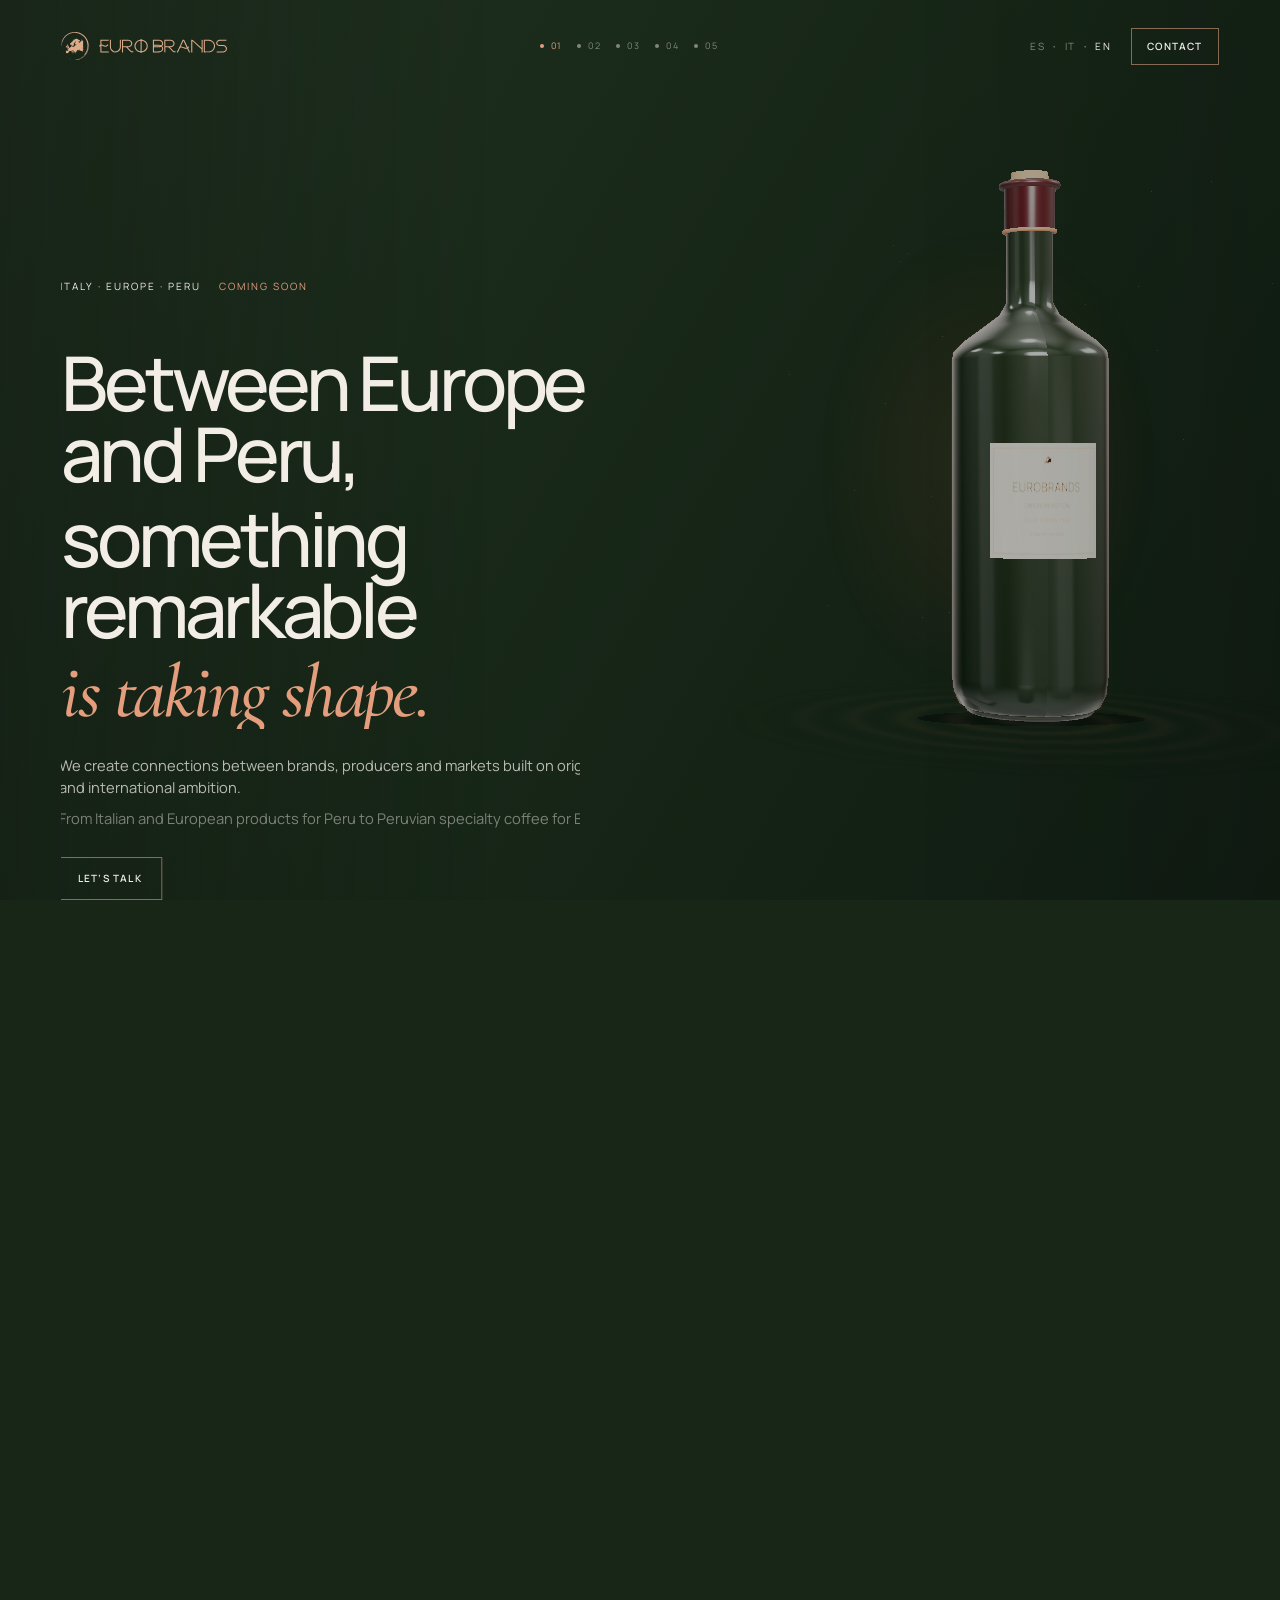
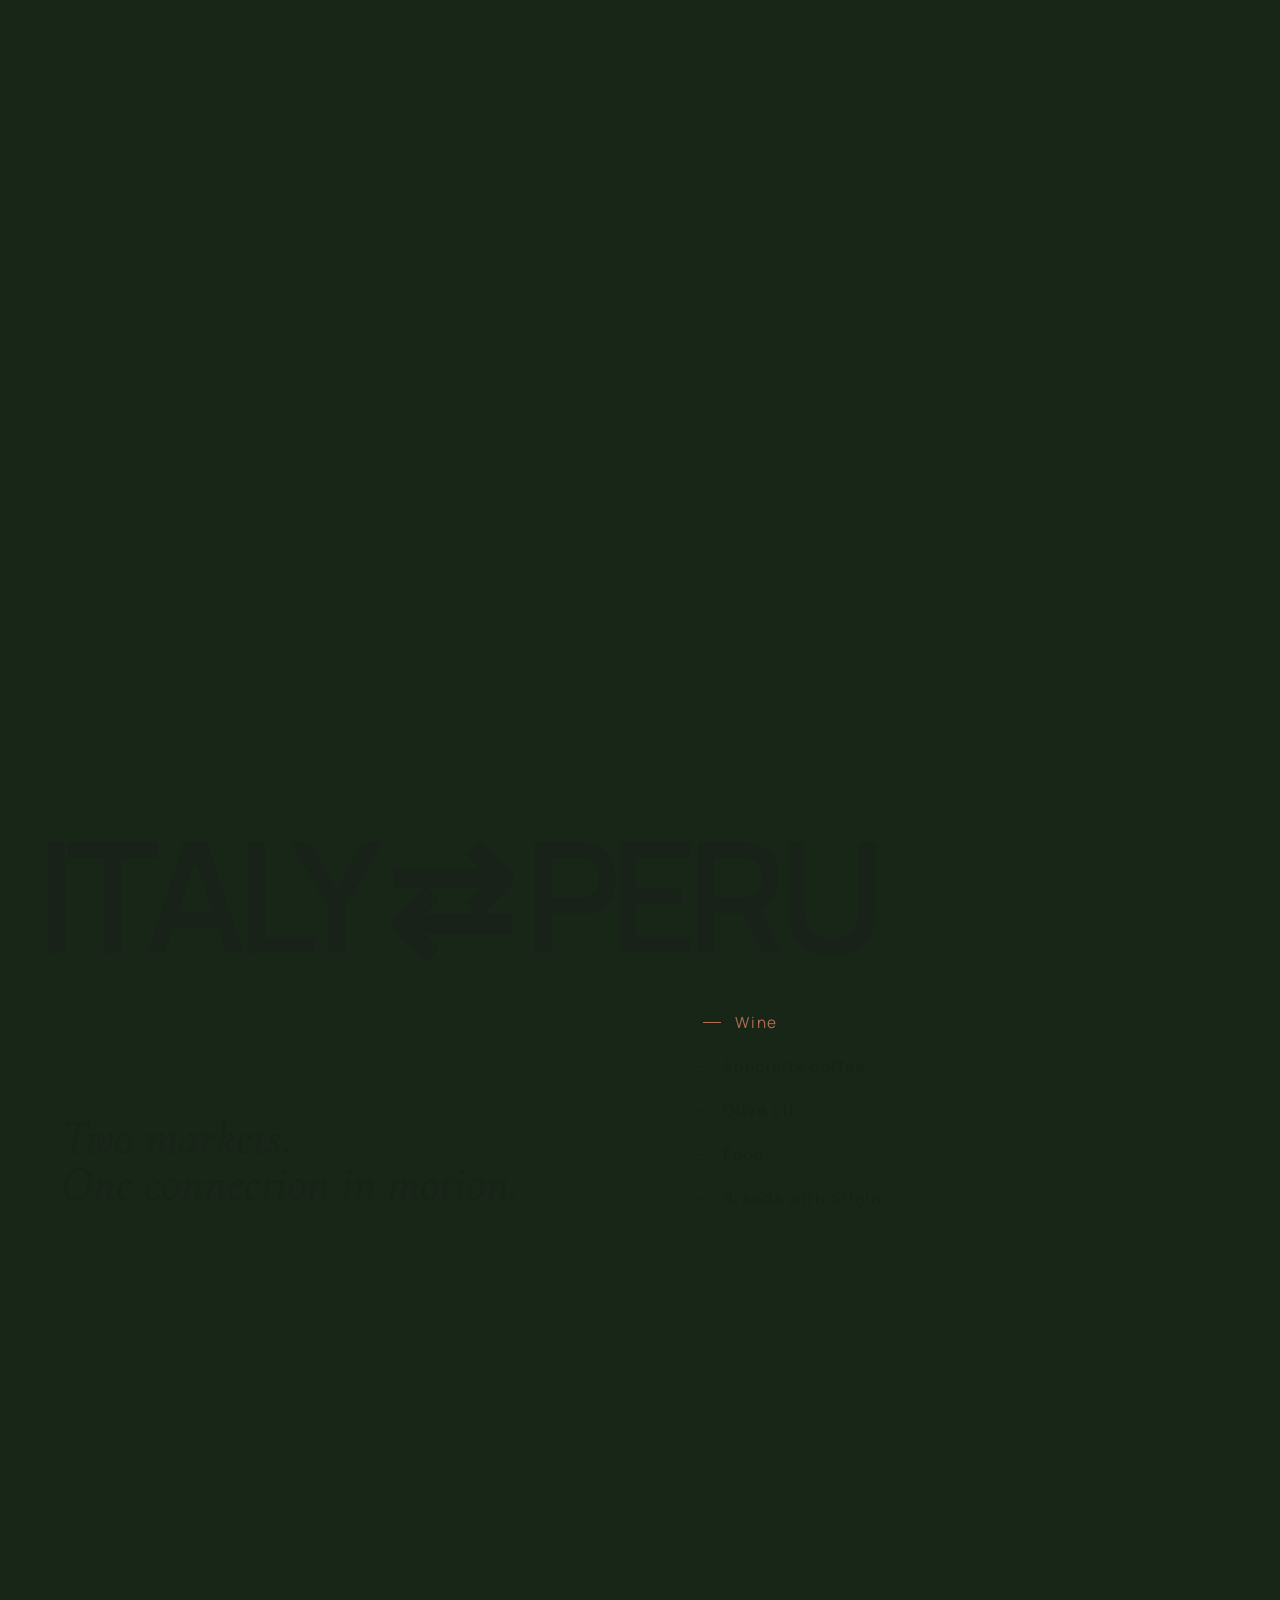
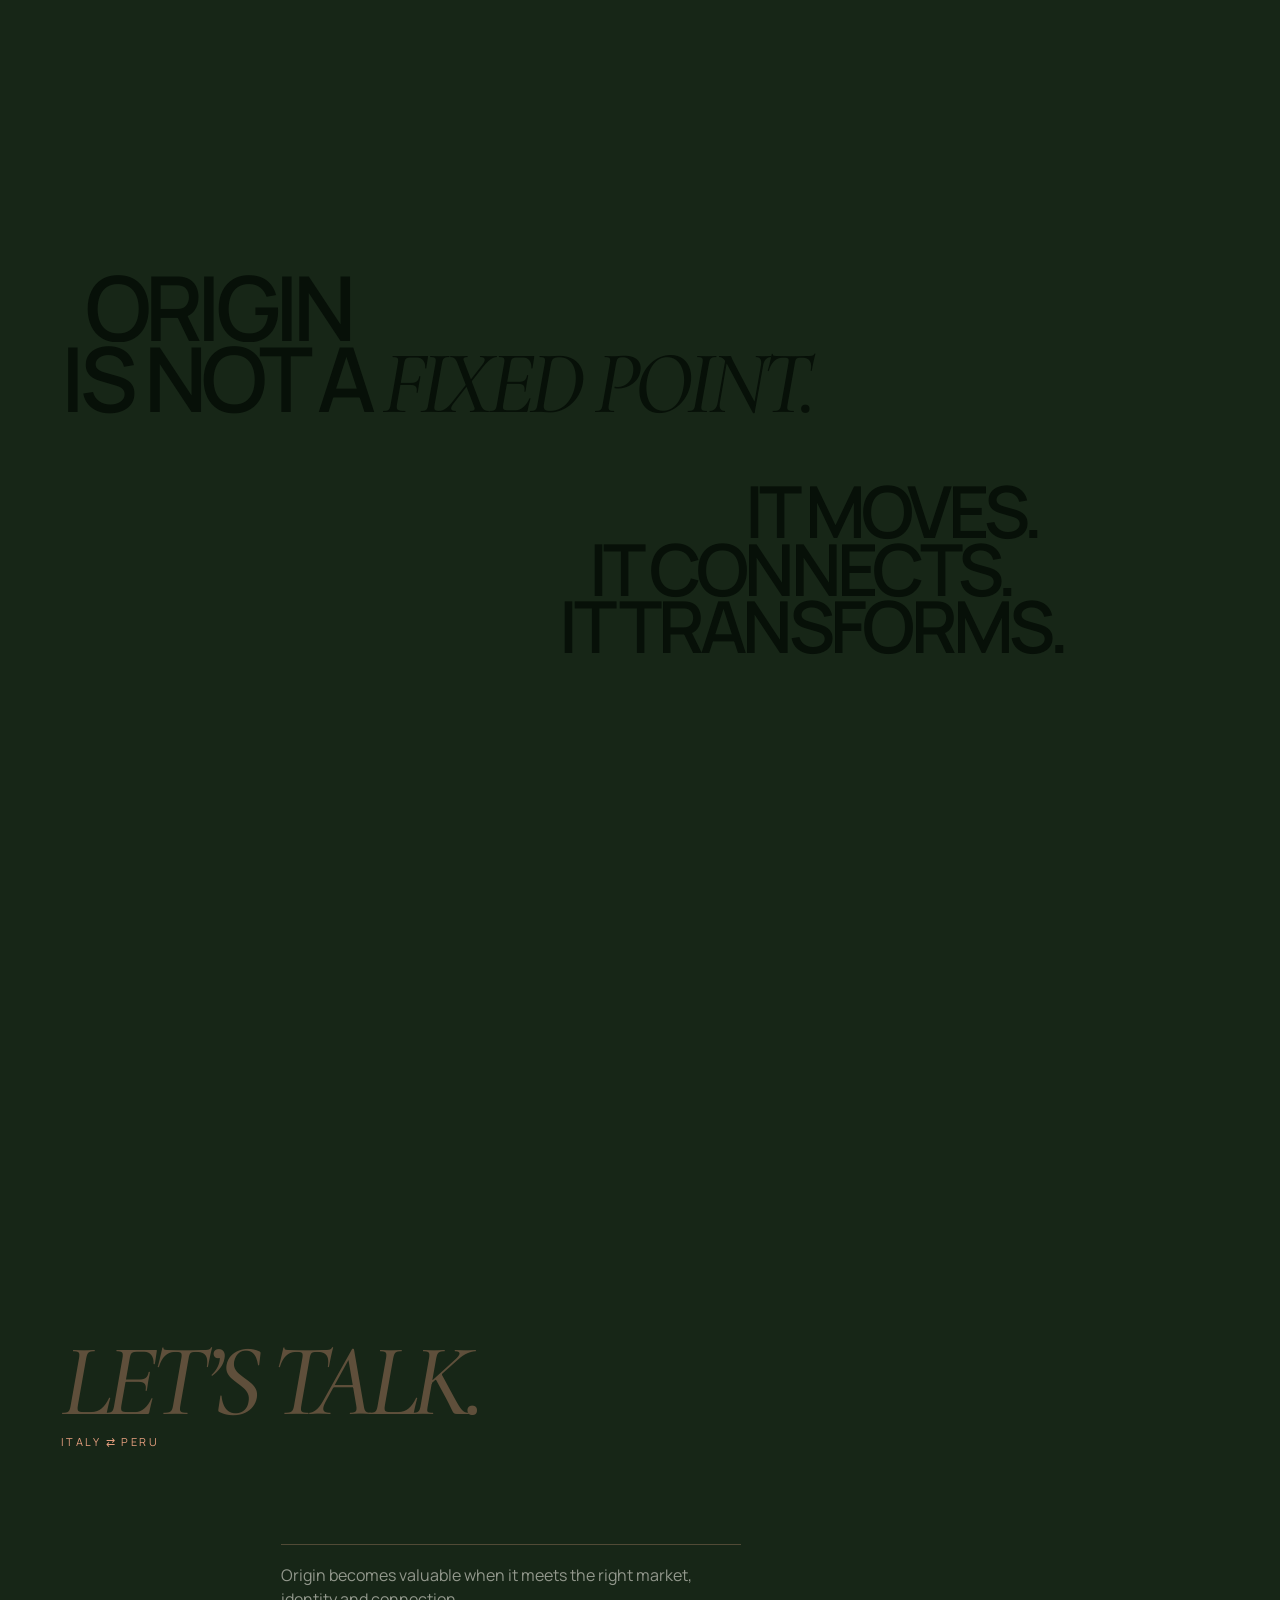
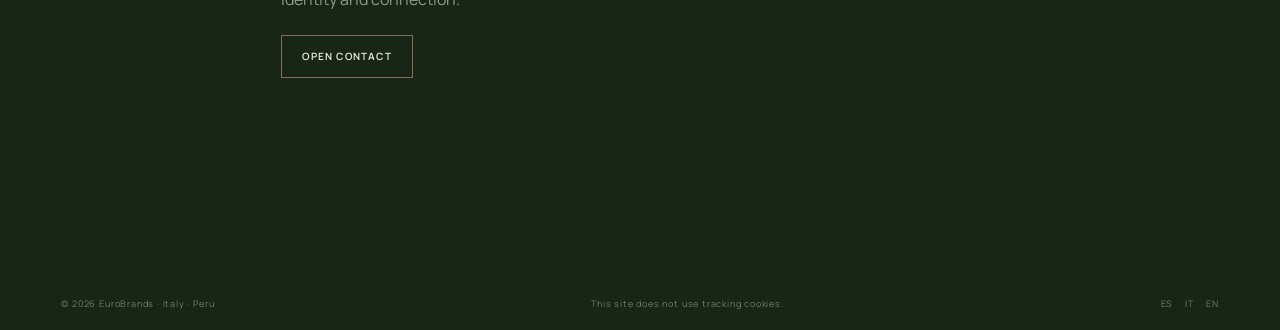
<file: index.html>
<!doctype html>
<html lang="en">
<head>
  <meta charset="utf-8">
  <meta name="viewport" content="width=device-width,initial-scale=1,viewport-fit=cover">
  <meta name="robots" content="index,follow">
  <title>EuroBrands | Connecting Europe and Peru</title>
  <meta name="description" content="EuroBrands creates connections between brands, producers and markets across Italy, Europe and Peru.">
  <link rel="canonical" href="https://eurobrands.it/">
  <link rel="alternate" hreflang="es" href="https://eurobrands.it/es/">
  <link rel="alternate" hreflang="it" href="https://eurobrands.it/it/">
  <link rel="alternate" hreflang="en" href="https://eurobrands.it/en/">
  <link rel="alternate" hreflang="x-default" href="https://eurobrands.it/">
  <link rel="icon" href="/favicon.svg" type="image/svg+xml">
  <meta name="theme-color" content="#0c130d">
  <style>html{background:#0c130d;color:#f0eee9;font-family:system-ui,sans-serif}body{margin:0;min-height:100vh;display:grid;place-items:center}.fallback{padding:32px;text-align:center}.fallback img{width:min(320px,75vw);margin:auto}.fallback nav{display:flex;justify-content:center;gap:24px;margin-top:28px}.fallback a{color:#e8a889}</style>
  <script>
    (function(){try{var s=['es','it','en'],v=localStorage.getItem('eurobrands-language');if(!s.includes(v)){var a=navigator.languages&&navigator.languages.length?navigator.languages:[navigator.language||'en'];v='en';for(var i=0;i<a.length;i++){var b=String(a[i]).toLowerCase().split('-')[0];if(s.includes(b)){v=b;break}}}location.replace('./'+v+'/')}catch(e){location.replace('./en/')}})();
  </script>
</head>
<body>
  <main class="fallback">
    <img src="/assets/logos/eurobrands-wordmark-copper.svg" alt="EuroBrands">
    <p>Connecting Europe and Peru.</p>
    <nav aria-label="Choose language"><a href="/es/">Español</a><a href="/it/">Italiano</a><a href="/en/">English</a></nav>
  </main>
</body>
</html>
</file>
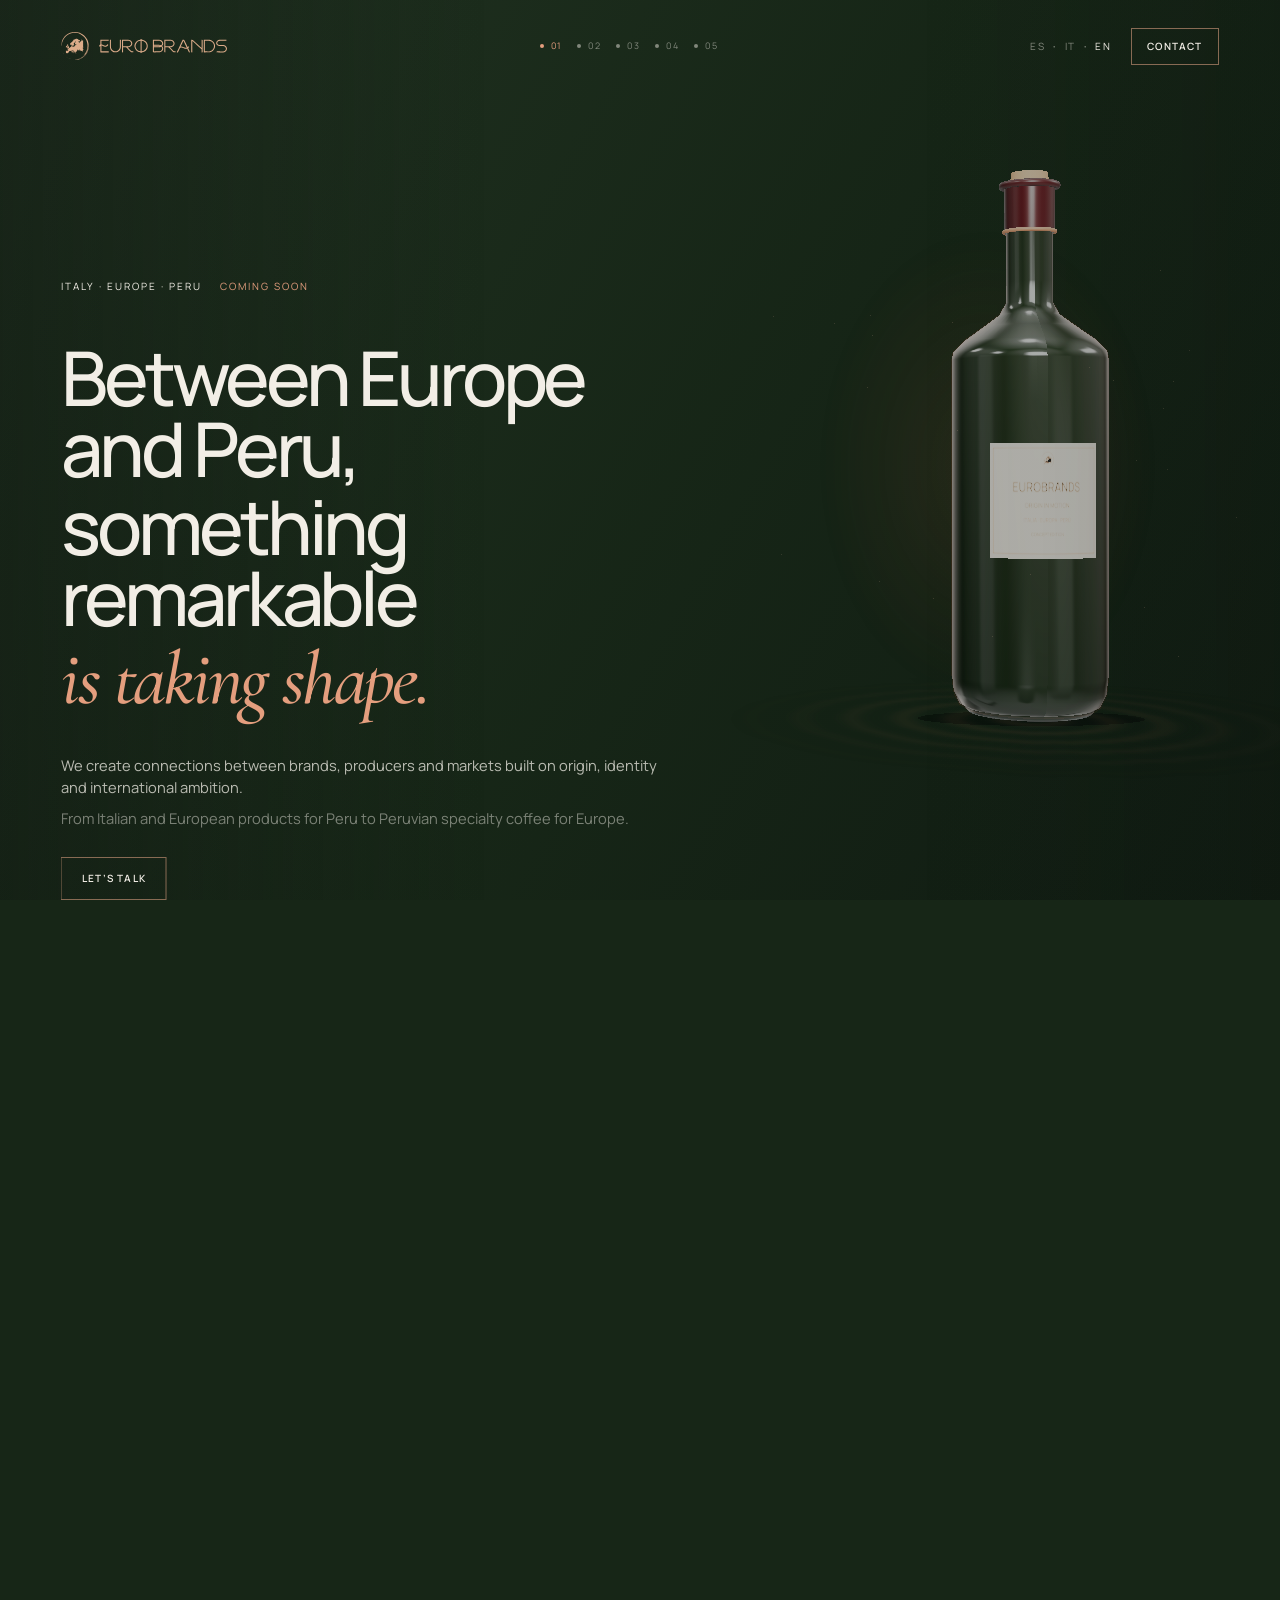
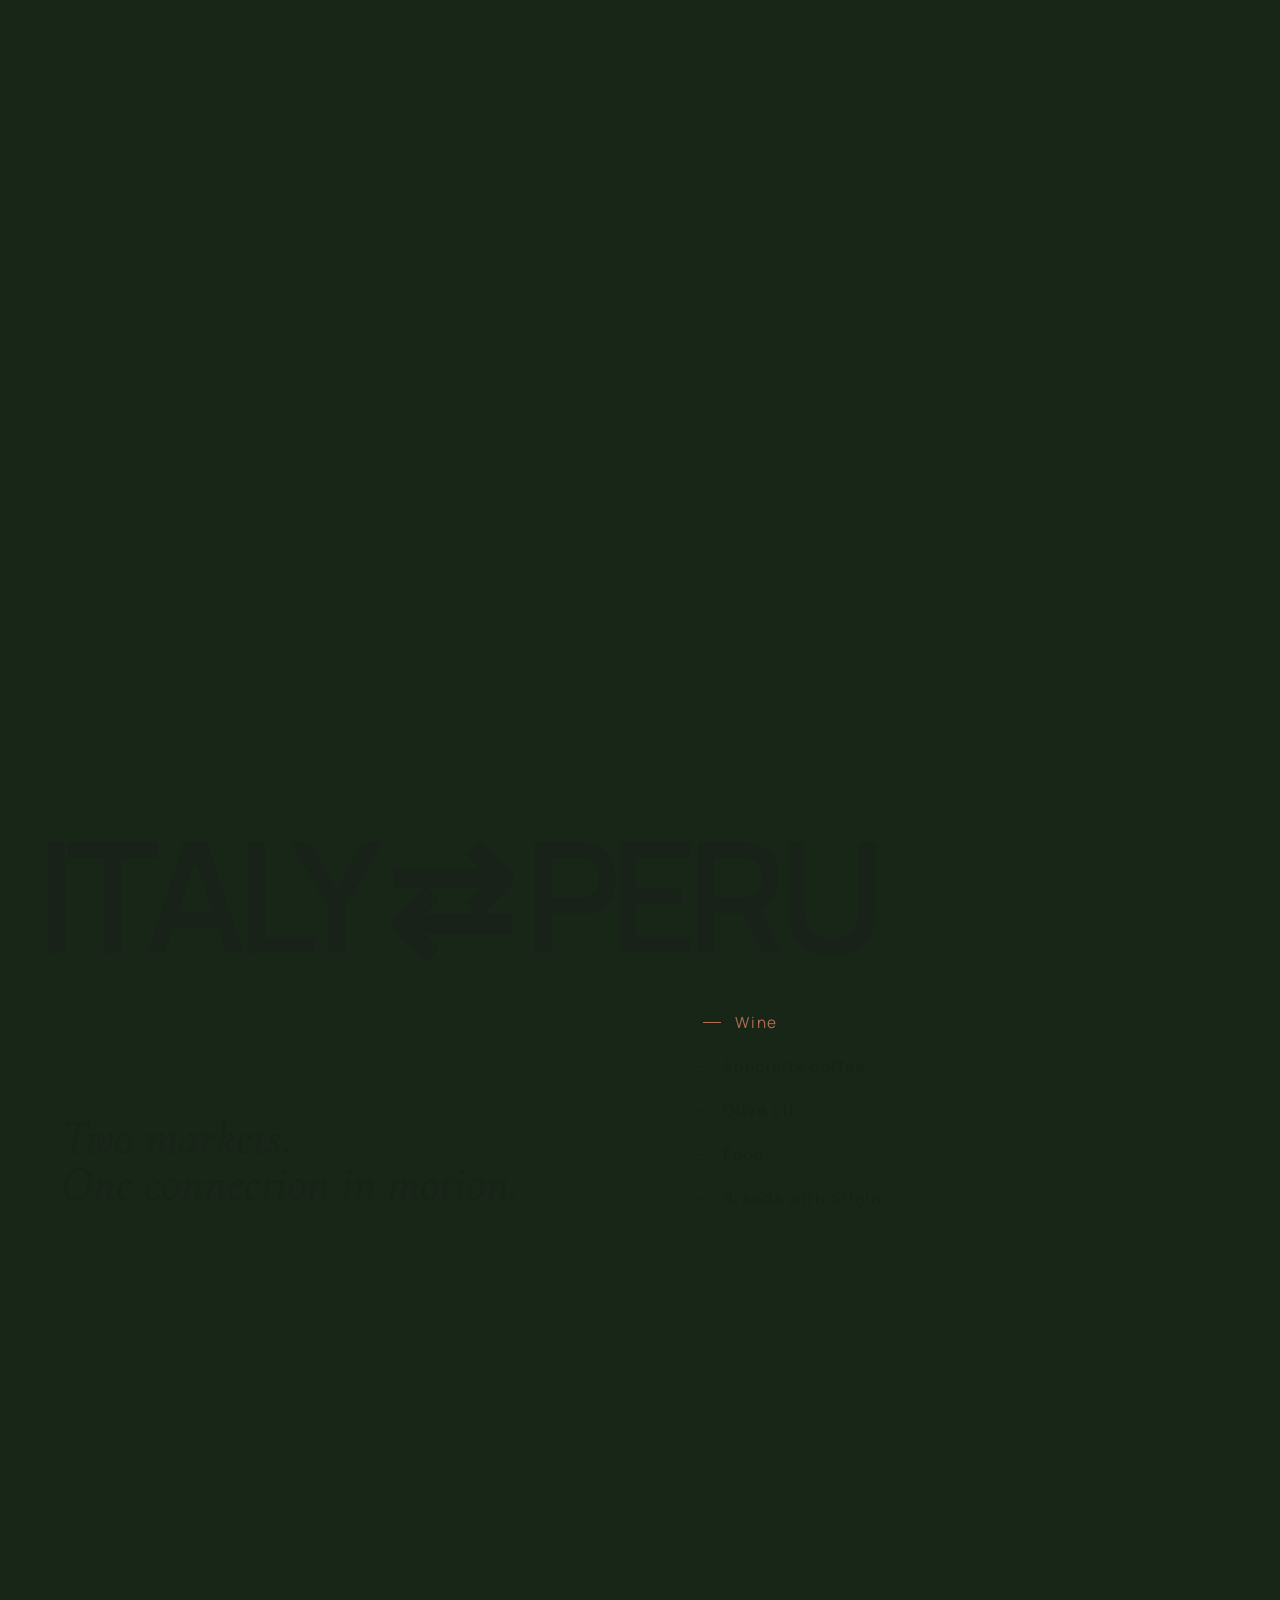
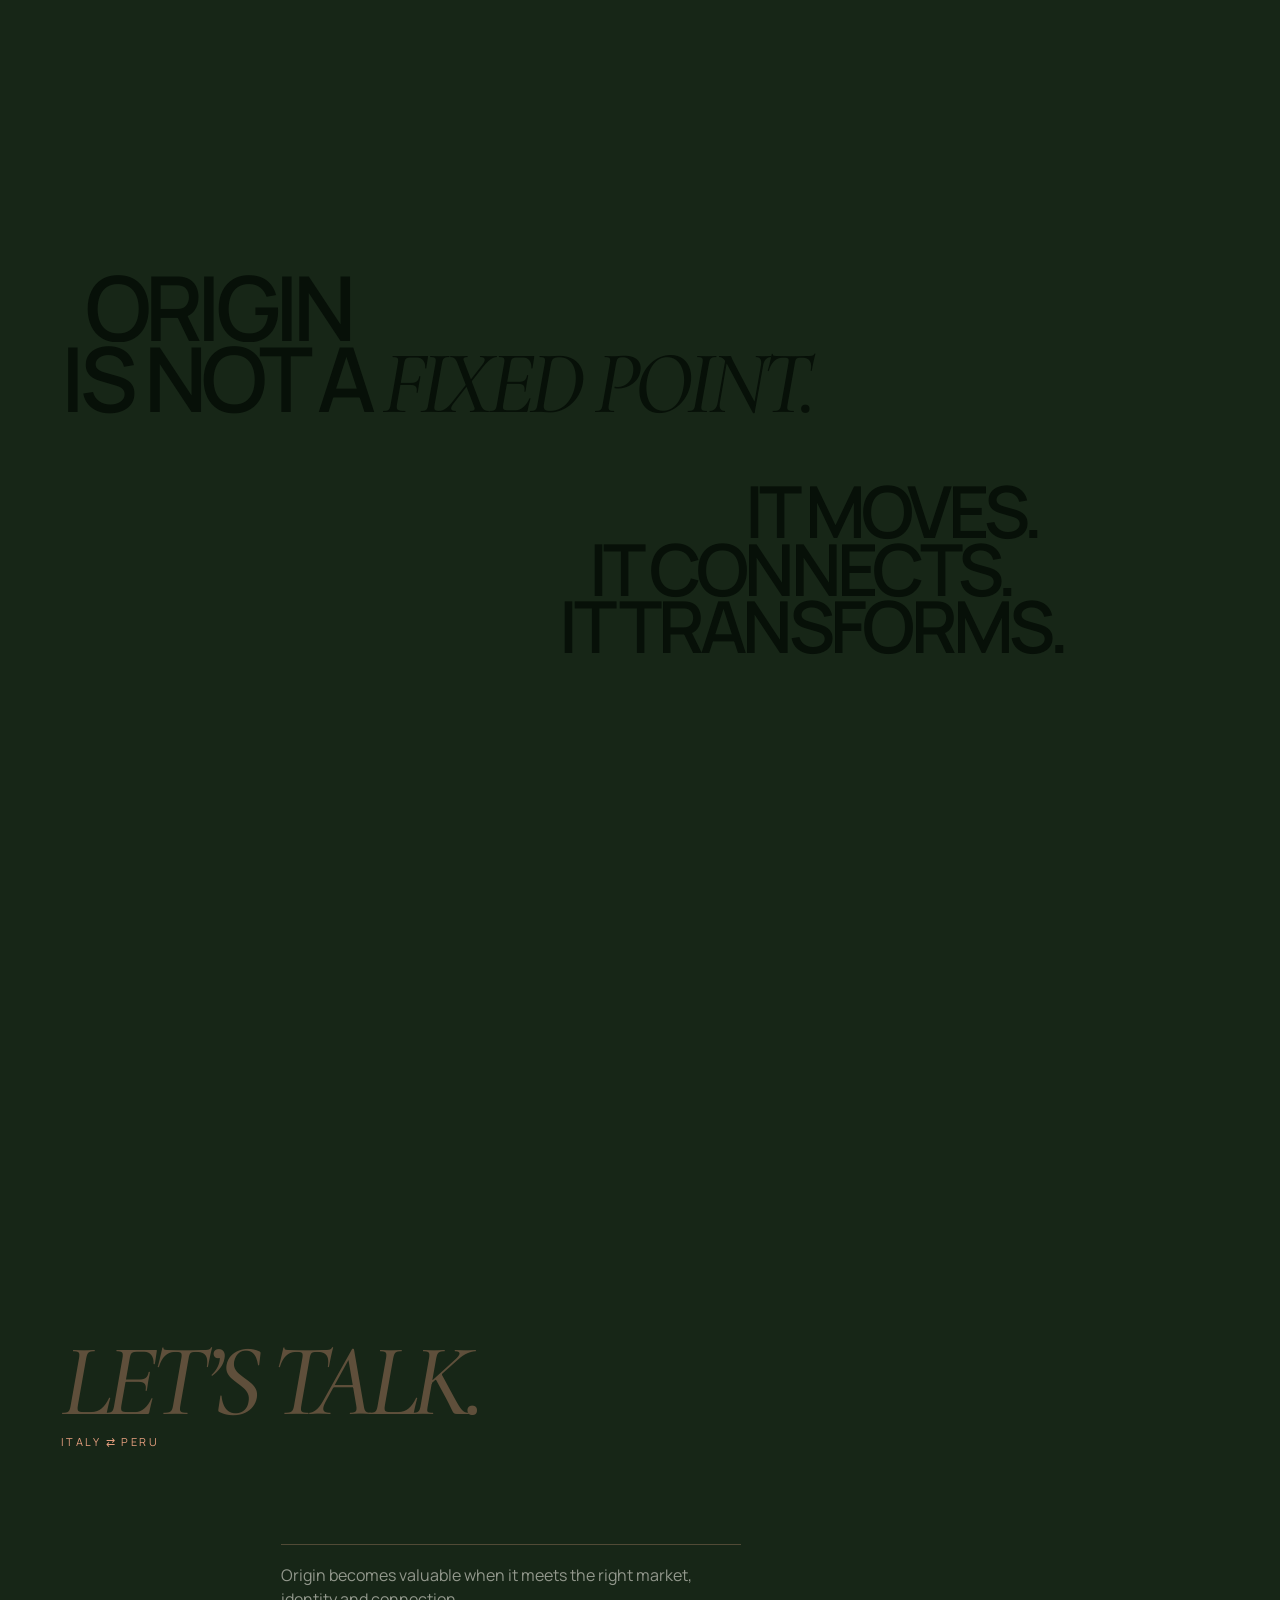
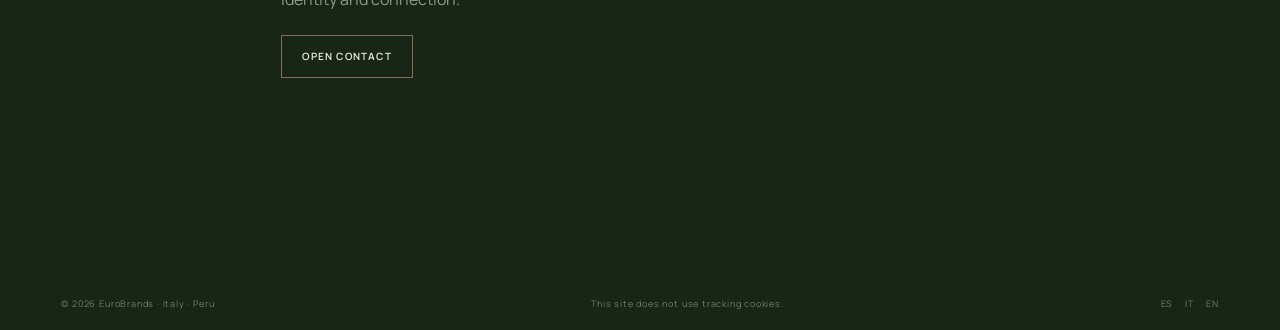
<file: en/index.html>
<!doctype html><html lang="en" class="no-js"><head><script>document.documentElement.classList.replace('no-js','js')</script>
<meta charset="utf-8"><meta name="viewport" content="width=device-width,initial-scale=1,viewport-fit=cover"><title>EuroBrands | Connecting Europe and Peru</title><meta name="description" content="EuroBrands creates connections between brands, producers and markets across Italy, Europe and Peru."><meta name="robots" content="index,follow,max-image-preview:large"><meta name="theme-color" content="#172619">
<link rel="canonical" href="https://eurobrands.it/en/"><link rel="alternate" hreflang="es" href="https://eurobrands.it/es/"><link rel="alternate" hreflang="it" href="https://eurobrands.it/it/"><link rel="alternate" hreflang="en" href="https://eurobrands.it/en/"><link rel="alternate" hreflang="x-default" href="https://eurobrands.it/">
<meta property="og:type" content="website"><meta property="og:site_name" content="EuroBrands"><meta property="og:locale" content="en_US"><meta property="og:title" content="EuroBrands | Connecting Europe and Peru"><meta property="og:description" content="Connections between brands, producers and markets built on origin and identity."><meta property="og:url" content="https://eurobrands.it/en/"><meta property="og:image" content="https://eurobrands.it/assets/images/og-eurobrands.png"><meta property="og:image:width" content="1200"><meta property="og:image:height" content="630"><meta name="twitter:card" content="summary_large_image"><meta name="twitter:title" content="EuroBrands | Connecting Europe and Peru"><meta name="twitter:description" content="Connections between brands, producers and markets built on origin and identity."><meta name="twitter:image" content="https://eurobrands.it/assets/images/og-eurobrands.png">
<link rel="icon" href="/favicon.svg" type="image/svg+xml"><link rel="icon" href="/favicon-32x32.png" sizes="32x32"><link rel="apple-touch-icon" href="/apple-touch-icon.png"><link rel="manifest" href="/site.webmanifest"><link rel="preload" href="/assets/fonts/manrope-400.woff2" as="font" type="font/woff2" crossorigin><link rel="preload" href="/assets/fonts/cormorant-500-italic.woff2" as="font" type="font/woff2" crossorigin>
<link rel="stylesheet" href="/assets/css/main.css?v=20260717-hero-descenders-1"><script src="/assets/vendor/gsap/gsap.min.js?v=20260717-chamber-logo-1" defer></script><script src="/assets/vendor/gsap/ScrollTrigger.min.js?v=20260717-chamber-logo-1" defer></script><script type="module" src="/assets/js/main.js?v=20260717-chamber-logo-1"></script>
<script type="application/ld+json">{"@context":"https://schema.org","@type":"Organization","name":"EuroBrands","url":"https://eurobrands.it/","logo":"https://eurobrands.it/assets/logos/eurobrands-symbol-copper.svg","areaServed":["Italy","Peru","Europe"],"knowsLanguage":["Spanish","Italian","English"],"memberOf":{"@type":"Organization","name":"Italian Chamber of Commerce in Peru","url":"https://www.cciperu.it/"}}</script></head>
<body data-theme="olive" data-active-scene="hero"><a class="skip-link" href="#content">Skip to content</a><div class="site-shell">
<header class="site-header"><a class="brand" href="/en/" aria-label="EuroBrands, home"><img class="brand-symbol" src="/assets/logos/eurobrands-symbol-copper.svg" alt=""><img class="brand-wordmark" src="/assets/logos/eurobrands-wordmark-copper.svg" alt="EuroBrands"></a><nav class="story-progress" aria-label="Chapters"><a class="progress-link" href="#origin" data-progress-link="hero"><span>01</span><span class="progress-label">Origin</span></a><a class="progress-link" href="#identity" data-progress-link="origin"><span>02</span><span class="progress-label">Identity</span></a><a class="progress-link" href="#connection" data-progress-link="bridge"><span>03</span><span class="progress-label">Connection</span></a><a class="progress-link" href="#motion" data-progress-link="motion"><span>04</span><span class="progress-label">Motion</span></a><a class="progress-link" href="#contact" data-progress-link="contact"><span>05</span><span class="progress-label">Contact</span></a></nav><div class="header-actions"><nav class="languages" aria-label="Language"><a href="/es/" data-language="es" lang="es">ES</a><span aria-hidden="true">·</span><a href="/it/" data-language="it" lang="it">IT</a><span aria-hidden="true">·</span><a href="/en/" data-language="en" lang="en" aria-current="page">EN</a></nav><button class="contact-trigger" type="button" data-open-contact aria-expanded="false" aria-controls="contact-panel">Contact</button></div></header>
<main id="content" class="story"><div class="story-stage" aria-hidden="true"><div class="theme-layer theme-paper"></div><div class="theme-layer theme-copper"></div><div class="label-portal"></div><svg class="route-geometry" viewBox="0 0 1000 600" preserveAspectRatio="none"><path class="route-line" d="M80 360 C280 360 710 360 920 360"/><path class="route-arc" d="M500 360 C390 350 350 240 405 155 C465 62 620 86 643 205 C661 304 552 347 500 360"/></svg><div class="visual"><img class="visual-fallback" src="/assets/images/vessel-poster.png" alt="EuroBrands bottle on an olive background"><span class="origin-line"></span><span class="scene-loader" aria-hidden="true"></span><canvas id="scene" aria-hidden="true"></canvas></div></div>
<div class="story-scenes">
<section class="story-scene scene-hero" id="origin" data-scene="hero" aria-labelledby="hero-title"><div class="scene-content hero-copy"><div class="topline"><span>Italy · Europe · Peru</span><span class="status">Coming soon</span></div><h1 class="title" id="hero-title"><span class="title-line"><span data-reveal>Between Europe and Peru,</span></span><span class="title-line"><span data-reveal>something remarkable</span></span><span class="title-line"><span data-reveal><em>is taking shape.</em></span></span></h1><p class="intro">We create connections between brands, producers and markets built on origin, identity and international ambition.<span class="intro-secondary">From Italian and European products for Peru to Peruvian specialty coffee for Europe.</span></p><div class="hero-actions"><button class="primary-cta" type="button" data-open-contact aria-expanded="false" aria-controls="contact-panel">Let’s talk</button></div><a class="scroll-cue" href="#identity">Explore</a></div></section>
<section class="story-scene scene-origin" id="identity" data-scene="origin" aria-labelledby="origin-title"><div class="scene-content origin-layout"><h2 class="origin-words" id="origin-title"><span class="origin-word">ORIGIN</span><span class="origin-word">IDENTITY</span><span class="origin-word">CONNECTION</span></h2><div class="origin-note"><img class="editorial-seal" src="/assets/logos/eurobrands-symbol-black.svg" alt=""><p>Brands, producers and markets connected by one idea: origin creates value when it becomes trust.</p></div></div></section>
<section class="story-scene scene-bridge" id="connection" data-scene="bridge" aria-labelledby="bridge-title"><div class="scene-content bridge-layout"><h2 class="bridge-title" id="bridge-title">ITALY ⇄ PERU</h2><p class="bridge-subtitle">Two markets.<br>One connection in motion.</p><ul class="territory-list" aria-label="Territories"><li class="territory">Wine</li><li class="territory">Specialty coffee</li><li class="territory">Olive oil</li><li class="territory">Food</li><li class="territory">Brands with origin</li></ul></div></section>
<section class="story-scene scene-motion" id="motion" data-scene="motion" aria-labelledby="motion-title"><div class="scene-content motion-layout"><h2 class="motion-intro" id="motion-title"><span>ORIGIN</span><span>IS NOT A <em>FIXED POINT.</em></span></h2><p class="motion-steps"><span>IT MOVES.</span><span>IT CONNECTS.</span><span>IT TRANSFORMS.</span></p></div></section>
<section class="story-scene scene-contact" id="contact" data-scene="contact" aria-labelledby="contact-scene-title"><div class="scene-content contact-layout"><div><h2 class="contact-title" id="contact-scene-title"><em>LET’S TALK.</em></h2><p class="contact-route">Italy ⇄ Peru</p></div><div class="contact-action"><p>Origin becomes valuable when it meets the right market, identity and connection.</p><button class="final-cta" type="button" data-open-contact aria-expanded="false" aria-controls="contact-panel">Open contact</button></div></div><footer class="site-footer"><span>© 2026 EuroBrands · Italy · Peru</span><span class="footer-privacy">This site does not use tracking cookies.</span><nav class="footer-languages" aria-label="Languages"><a href="/es/" data-language="es">ES</a><a href="/it/" data-language="it">IT</a><a href="/en/" data-language="en">EN</a></nav></footer></section>
</div></main><button class="scene-control motion-control" type="button" data-motion-toggle data-enable-label="Enable 3D interaction" data-reduce-label="Reduce 3D interaction" aria-pressed="false">Enable 3D interaction</button><button class="scene-control retry-control" type="button" data-webgl-retry>Retry 3D experience</button></div>
<div class="drawer-backdrop" aria-hidden="true"></div><aside class="drawer" id="contact-panel" role="dialog" aria-modal="true" aria-labelledby="contact-title" aria-hidden="true"><div class="drawer-inner"><div class="drawer-head"><div><p class="drawer-kicker">Italy · Peru</p><h2 id="contact-title">Let’s talk.</h2></div><button class="drawer-close" type="button" data-close-contact aria-label="Close panel">×</button></div><div class="contacts"><section class="contact-card"><h3 class="contact-country">Italy</h3><div class="contact-links"><a href="mailto:saulo.tassara@eurobrands.it">Email Italy</a><a href="https://wa.me/393271304268?text=Hello%20EuroBrands%2C%20I%20would%20like%20to%20discuss%20a%20potential%20collaboration." target="_blank" rel="noopener noreferrer">WhatsApp Italy</a></div></section><section class="contact-card"><h3 class="contact-country">Peru</h3><div class="contact-links"><a href="mailto:camelia.tassara@eurobrands.it">Email Peru</a><a href="https://wa.me/51957842585?text=Hello%20EuroBrands%2C%20I%20would%20like%20to%20discuss%20a%20potential%20collaboration." target="_blank" rel="noopener noreferrer">WhatsApp Peru</a></div></section></div><div class="membership"><a href="https://www.cciperu.it/tienda/" target="_blank" rel="noopener noreferrer"><img src="/assets/brand/camera-comercio-italiana-peru.webp" width="2854" height="449" alt="Italian Chamber of Commerce in Peru" class="membership-logo" loading="lazy" decoding="async"><span class="membership-text">Member of the Italian Chamber of Commerce in Peru</span></a></div><p class="drawer-note">This site does not use tracking cookies.</p></div></aside><noscript><p class="noscript-note">The three-dimensional experience requires JavaScript; content and contact details remain available.</p></noscript></body></html>
</file>
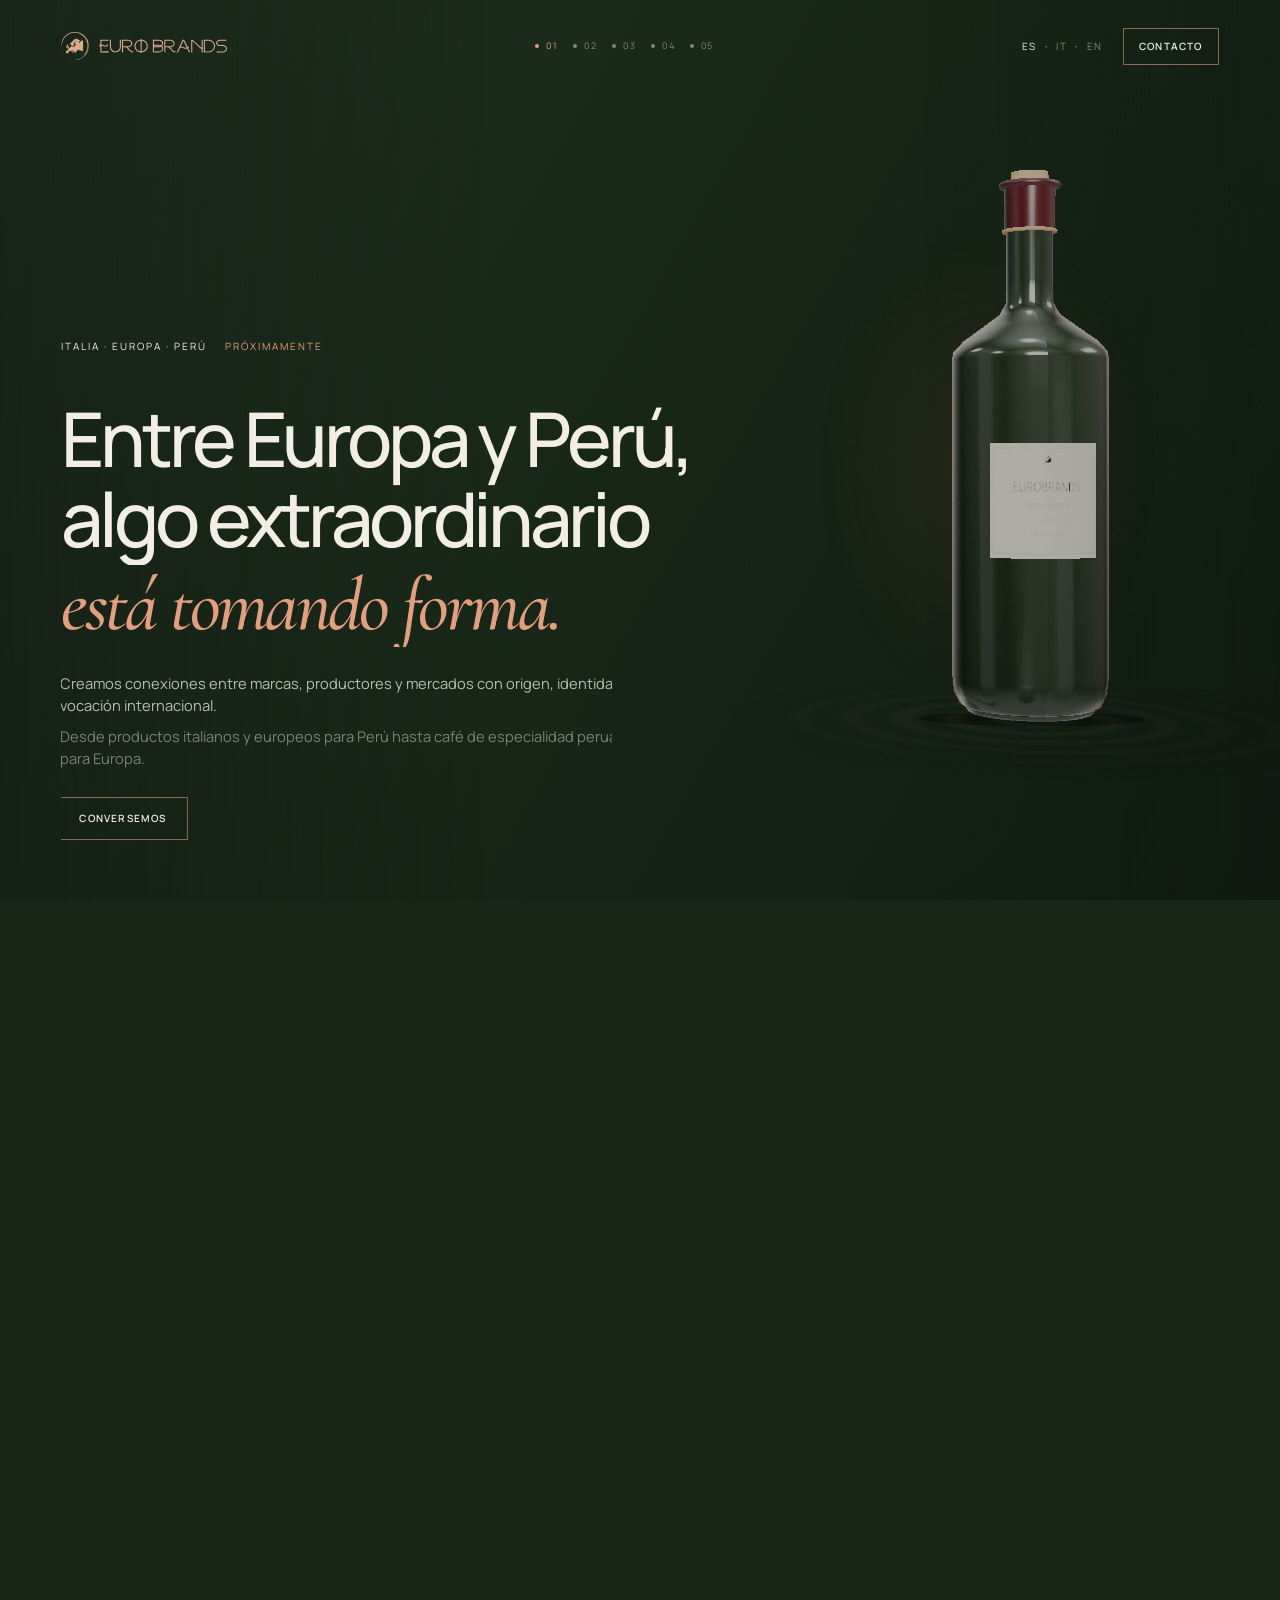
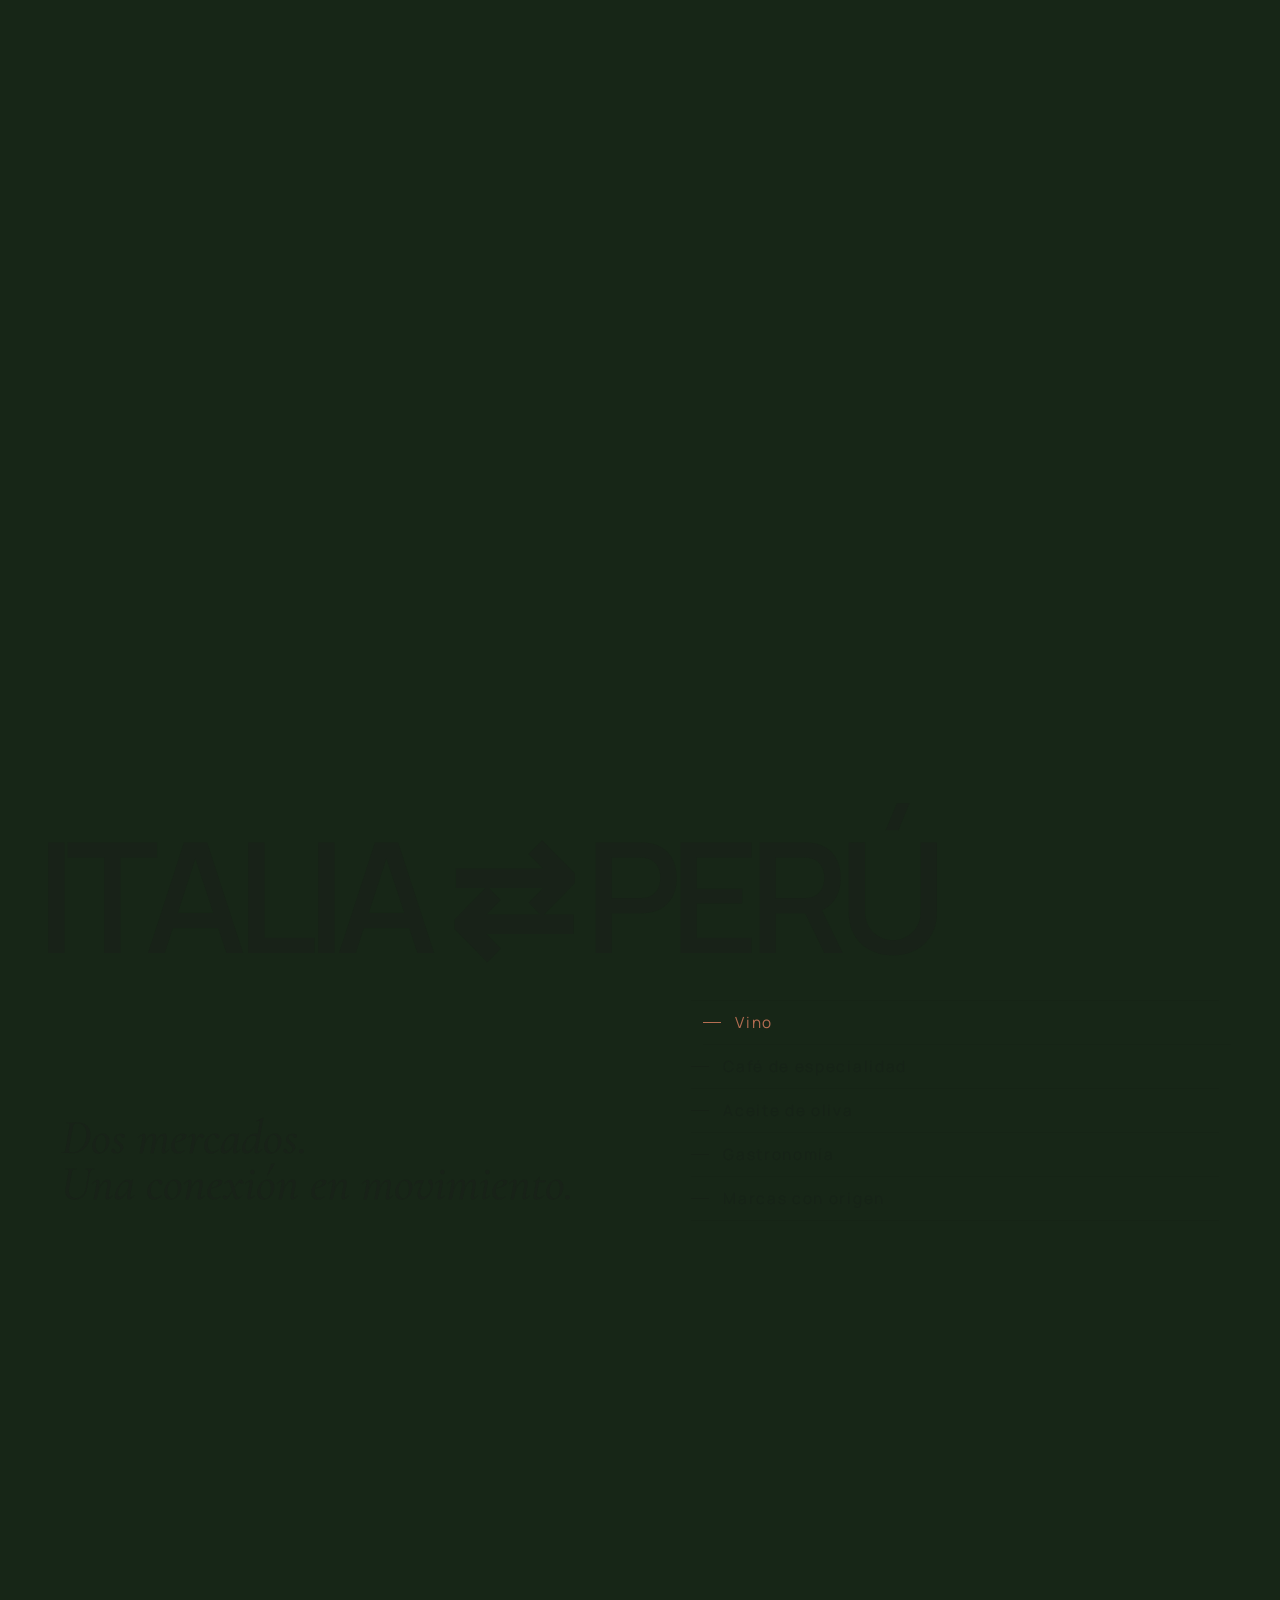
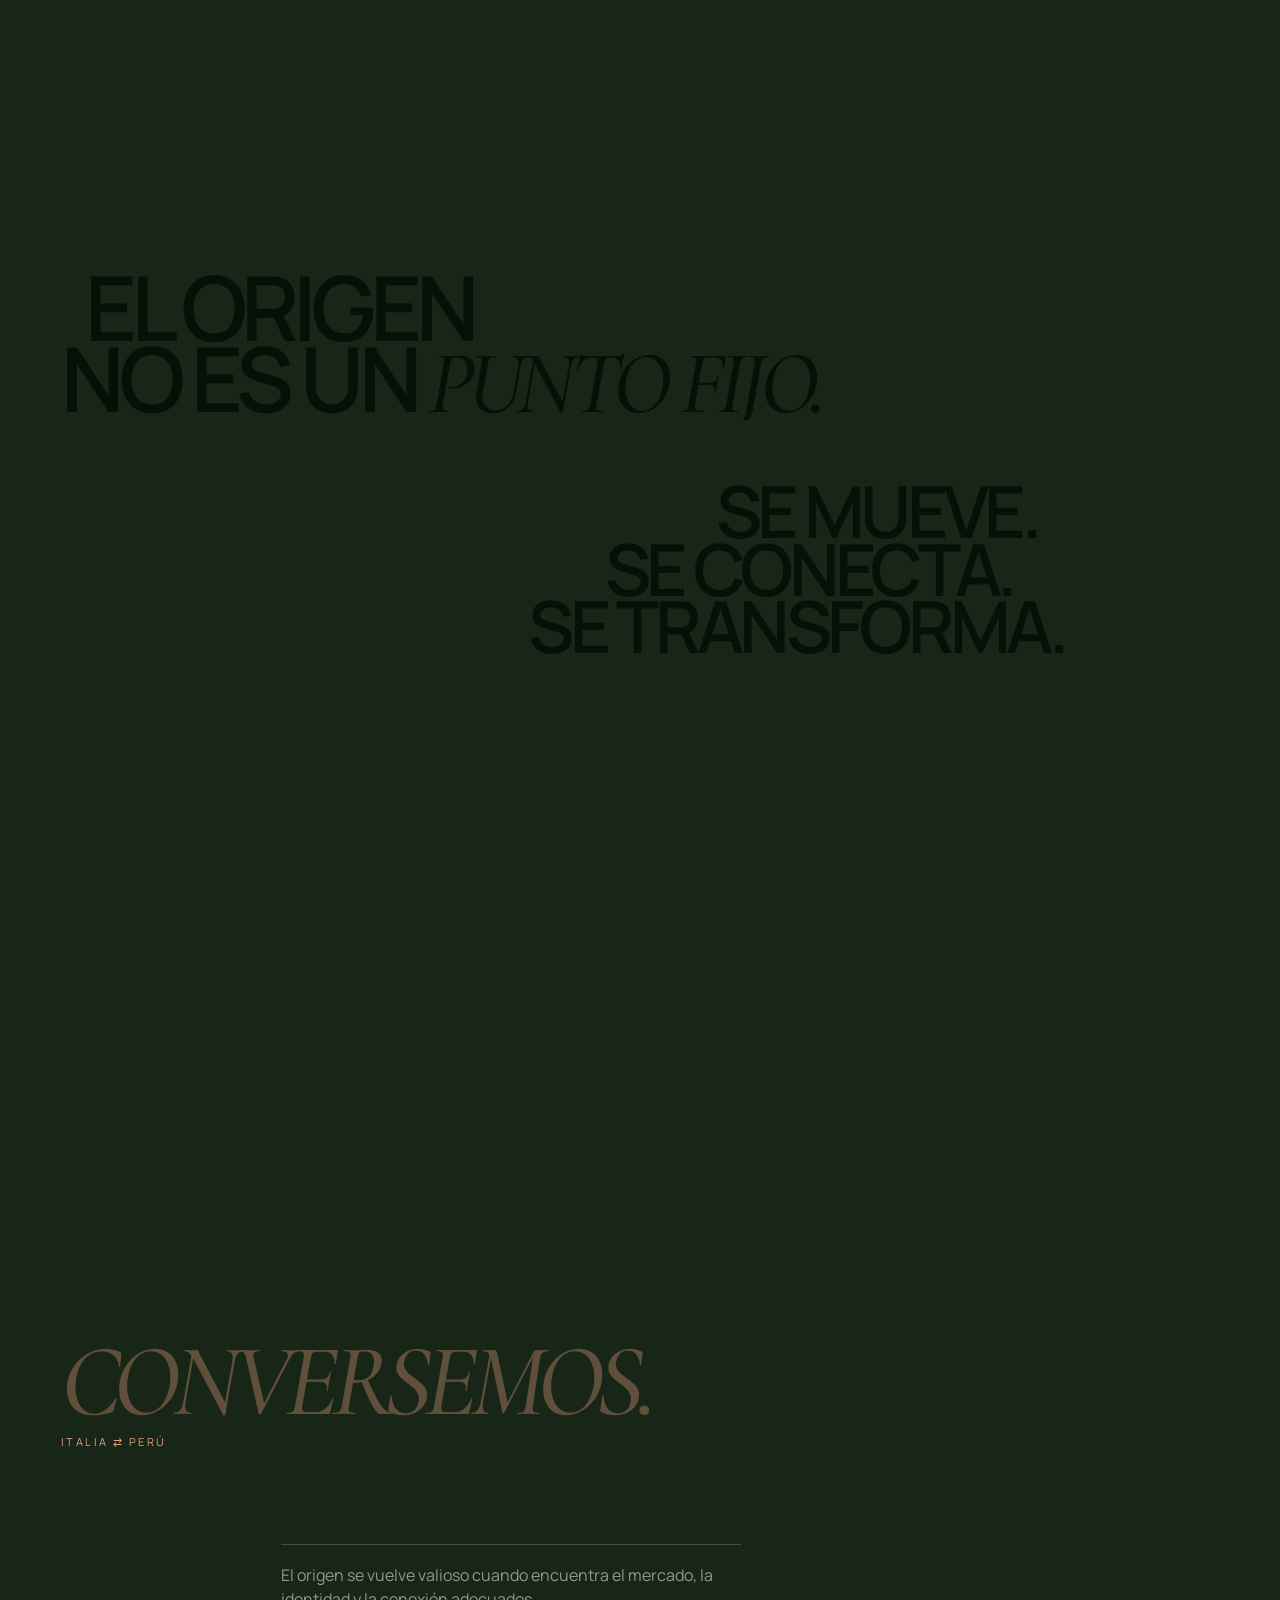
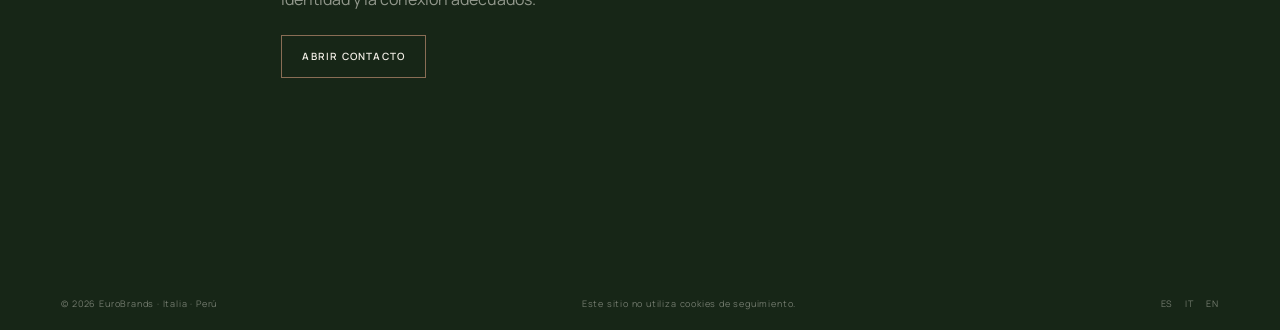
<file: es/index.html>
<!doctype html>
<html lang="es" class="no-js">
<head>
  <script>document.documentElement.classList.replace('no-js','js')</script>
  <meta charset="utf-8"><meta name="viewport" content="width=device-width,initial-scale=1,viewport-fit=cover">
  <title>EuroBrands | Conectando Europa y Perú</title>
  <meta name="description" content="EuroBrands crea conexiones entre marcas, productores y mercados de Italia, Europa y Perú.">
  <meta name="robots" content="index,follow,max-image-preview:large"><meta name="theme-color" content="#172619">
  <link rel="canonical" href="https://eurobrands.it/es/"><link rel="alternate" hreflang="es" href="https://eurobrands.it/es/"><link rel="alternate" hreflang="it" href="https://eurobrands.it/it/"><link rel="alternate" hreflang="en" href="https://eurobrands.it/en/"><link rel="alternate" hreflang="x-default" href="https://eurobrands.it/">
  <meta property="og:type" content="website"><meta property="og:site_name" content="EuroBrands"><meta property="og:locale" content="es_PE"><meta property="og:title" content="EuroBrands | Conectando Europa y Perú"><meta property="og:description" content="Conexiones entre marcas, productores y mercados con origen e identidad."><meta property="og:url" content="https://eurobrands.it/es/"><meta property="og:image" content="https://eurobrands.it/assets/images/og-eurobrands.png"><meta property="og:image:width" content="1200"><meta property="og:image:height" content="630">
  <meta name="twitter:card" content="summary_large_image"><meta name="twitter:title" content="EuroBrands | Conectando Europa y Perú"><meta name="twitter:description" content="Conexiones entre marcas, productores y mercados con origen e identidad."><meta name="twitter:image" content="https://eurobrands.it/assets/images/og-eurobrands.png">
  <link rel="icon" href="/favicon.svg" type="image/svg+xml"><link rel="icon" href="/favicon-32x32.png" sizes="32x32"><link rel="apple-touch-icon" href="/apple-touch-icon.png"><link rel="manifest" href="/site.webmanifest">
  <link rel="preload" href="/assets/fonts/manrope-400.woff2" as="font" type="font/woff2" crossorigin><link rel="preload" href="/assets/fonts/cormorant-500-italic.woff2" as="font" type="font/woff2" crossorigin>
  <link rel="stylesheet" href="/assets/css/main.css?v=20260717-hero-descenders-1">
  <script src="/assets/vendor/gsap/gsap.min.js?v=20260717-chamber-logo-1" defer></script><script src="/assets/vendor/gsap/ScrollTrigger.min.js?v=20260717-chamber-logo-1" defer></script><script type="module" src="/assets/js/main.js?v=20260717-chamber-logo-1"></script>
  <script type="application/ld+json">{"@context":"https://schema.org","@type":"Organization","name":"EuroBrands","url":"https://eurobrands.it/","logo":"https://eurobrands.it/assets/logos/eurobrands-symbol-copper.svg","areaServed":["Italy","Peru","Europe"],"knowsLanguage":["Spanish","Italian","English"],"memberOf":{"@type":"Organization","name":"Cámara de Comercio Italiana del Perú","url":"https://www.cciperu.it/"}}</script>
</head>
<body data-theme="olive" data-active-scene="hero">
  <a class="skip-link" href="#contenido">Saltar al contenido</a>
  <div class="site-shell">
    <header class="site-header">
      <a class="brand" href="/es/" aria-label="EuroBrands, inicio"><img class="brand-symbol" src="/assets/logos/eurobrands-symbol-copper.svg" alt=""><img class="brand-wordmark" src="/assets/logos/eurobrands-wordmark-copper.svg" alt="EuroBrands"></a>
      <nav class="story-progress" aria-label="Capítulos"><a class="progress-link" href="#origen" data-progress-link="hero"><span>01</span><span class="progress-label">Origen</span></a><a class="progress-link" href="#identidad" data-progress-link="origin"><span>02</span><span class="progress-label">Identidad</span></a><a class="progress-link" href="#conexion" data-progress-link="bridge"><span>03</span><span class="progress-label">Conexión</span></a><a class="progress-link" href="#movimiento" data-progress-link="motion"><span>04</span><span class="progress-label">Movimiento</span></a><a class="progress-link" href="#contacto" data-progress-link="contact"><span>05</span><span class="progress-label">Contacto</span></a></nav>
      <div class="header-actions"><nav class="languages" aria-label="Idioma"><a href="/es/" data-language="es" lang="es" aria-current="page">ES</a><span aria-hidden="true">·</span><a href="/it/" data-language="it" lang="it">IT</a><span aria-hidden="true">·</span><a href="/en/" data-language="en" lang="en">EN</a></nav><button class="contact-trigger" type="button" data-open-contact aria-expanded="false" aria-controls="contact-panel">Contacto</button></div>
    </header>
    <main id="contenido" class="story">
      <div class="story-stage" aria-hidden="true">
        <div class="theme-layer theme-paper"></div><div class="theme-layer theme-copper"></div>
        <div class="label-portal"></div>
        <svg class="route-geometry" viewBox="0 0 1000 600" preserveAspectRatio="none"><path class="route-line" d="M80 360 C280 360 710 360 920 360"/><path class="route-arc" d="M500 360 C390 350 350 240 405 155 C465 62 620 86 643 205 C661 304 552 347 500 360"/></svg>
        <div class="visual"><img class="visual-fallback" src="/assets/images/vessel-poster.png" alt="Botella EuroBrands sobre un fondo oliva"><span class="origin-line"></span><span class="scene-loader" aria-hidden="true"></span><canvas id="scene" aria-hidden="true"></canvas></div>
      </div>
      <div class="story-scenes">
        <section class="story-scene scene-hero" id="origen" data-scene="hero" aria-labelledby="hero-title"><div class="scene-content hero-copy"><div class="topline"><span>Italia · Europa · Perú</span><span class="status">Próximamente</span></div><h1 class="title" id="hero-title"><span class="title-line"><span data-reveal>Entre Europa y Perú,</span></span><span class="title-line"><span data-reveal>algo extraordinario</span></span><span class="title-line"><span data-reveal><em>está tomando forma.</em></span></span></h1><p class="intro">Creamos conexiones entre marcas, productores y mercados con origen, identidad y vocación internacional.<span class="intro-secondary">Desde productos italianos y europeos para Perú hasta café de especialidad peruano para Europa.</span></p><div class="hero-actions"><button class="primary-cta" type="button" data-open-contact aria-expanded="false" aria-controls="contact-panel">Conversemos</button></div><a class="scroll-cue" href="#identidad">Explorar</a></div></section>
        <section class="story-scene scene-origin" id="identidad" data-scene="origin" aria-labelledby="origin-title"><div class="scene-content origin-layout"><h2 class="origin-words" id="origin-title"><span class="origin-word">ORIGEN</span><span class="origin-word">IDENTIDAD</span><span class="origin-word">CONEXIÓN</span></h2><div class="origin-note"><img class="editorial-seal" src="/assets/logos/eurobrands-symbol-black.svg" alt=""><p>Marcas, productores y mercados conectados por una misma idea: el origen crea valor cuando se convierte en confianza.</p></div></div></section>
        <section class="story-scene scene-bridge" id="conexion" data-scene="bridge" aria-labelledby="bridge-title"><div class="scene-content bridge-layout"><h2 class="bridge-title" id="bridge-title">ITALIA ⇄ PERÚ</h2><p class="bridge-subtitle">Dos mercados.<br>Una conexión en movimiento.</p><ul class="territory-list" aria-label="Territorios"><li class="territory">Vino</li><li class="territory">Café de especialidad</li><li class="territory">Aceite de oliva</li><li class="territory">Gastronomía</li><li class="territory">Marcas con origen</li></ul></div></section>
        <section class="story-scene scene-motion" id="movimiento" data-scene="motion" aria-labelledby="motion-title"><div class="scene-content motion-layout"><h2 class="motion-intro" id="motion-title"><span>EL ORIGEN</span><span>NO ES UN <em>PUNTO FIJO.</em></span></h2><p class="motion-steps"><span>SE MUEVE.</span><span>SE CONECTA.</span><span>SE TRANSFORMA.</span></p></div></section>
        <section class="story-scene scene-contact" id="contacto" data-scene="contact" aria-labelledby="contact-scene-title"><div class="scene-content contact-layout"><div><h2 class="contact-title" id="contact-scene-title"><em>CONVERSEMOS.</em></h2><p class="contact-route">Italia ⇄ Perú</p></div><div class="contact-action"><p>El origen se vuelve valioso cuando encuentra el mercado, la identidad y la conexión adecuados.</p><button class="final-cta" type="button" data-open-contact aria-expanded="false" aria-controls="contact-panel">Abrir contacto</button></div></div><footer class="site-footer"><span>© 2026 EuroBrands · Italia · Perú</span><span class="footer-privacy">Este sitio no utiliza cookies de seguimiento.</span><nav class="footer-languages" aria-label="Idiomas"><a href="/es/" data-language="es">ES</a><a href="/it/" data-language="it">IT</a><a href="/en/" data-language="en">EN</a></nav></footer></section>
      </div>
    </main>
    <button class="scene-control motion-control" type="button" data-motion-toggle data-enable-label="Activar interacción 3D" data-reduce-label="Reducir interacción 3D" aria-pressed="false">Activar interacción 3D</button><button class="scene-control retry-control" type="button" data-webgl-retry>Reintentar experiencia 3D</button>
  </div>
  <div class="drawer-backdrop" aria-hidden="true"></div><aside class="drawer" id="contact-panel" role="dialog" aria-modal="true" aria-labelledby="contact-title" aria-hidden="true"><div class="drawer-inner"><div class="drawer-head"><div><p class="drawer-kicker">Italia · Perú</p><h2 id="contact-title">Conversemos.</h2></div><button class="drawer-close" type="button" data-close-contact aria-label="Cerrar panel">×</button></div><div class="contacts"><section class="contact-card"><h3 class="contact-country">Italia</h3><div class="contact-links"><a href="mailto:saulo.tassara@eurobrands.it">Email Italia</a><a href="https://wa.me/393271304268?text=Hola%20EuroBrands%2C%20me%20gustar%C3%ADa%20conversar%20sobre%20una%20posible%20colaboraci%C3%B3n." target="_blank" rel="noopener noreferrer">WhatsApp Italia</a></div></section><section class="contact-card"><h3 class="contact-country">Perú</h3><div class="contact-links"><a href="mailto:camelia.tassara@eurobrands.it">Email Perú</a><a href="https://wa.me/51957842585?text=Hola%20EuroBrands%2C%20me%20gustar%C3%ADa%20conversar%20sobre%20una%20posible%20colaboraci%C3%B3n." target="_blank" rel="noopener noreferrer">WhatsApp Perú</a></div></section></div><div class="membership"><a href="https://www.cciperu.it/tienda/" target="_blank" rel="noopener noreferrer"><img src="/assets/brand/camera-comercio-italiana-peru.webp" width="2854" height="449" alt="Cámara de Comercio Italiana del Perú" class="membership-logo" loading="lazy" decoding="async"><span class="membership-text">Miembro de la Cámara de Comercio Italiana del Perú</span></a></div><p class="drawer-note">Este sitio no utiliza cookies de seguimiento.</p></div></aside>
  <noscript><p class="noscript-note">La experiencia tridimensional requiere JavaScript; el contenido y los contactos permanecen disponibles.</p></noscript>
</body></html>
</file>
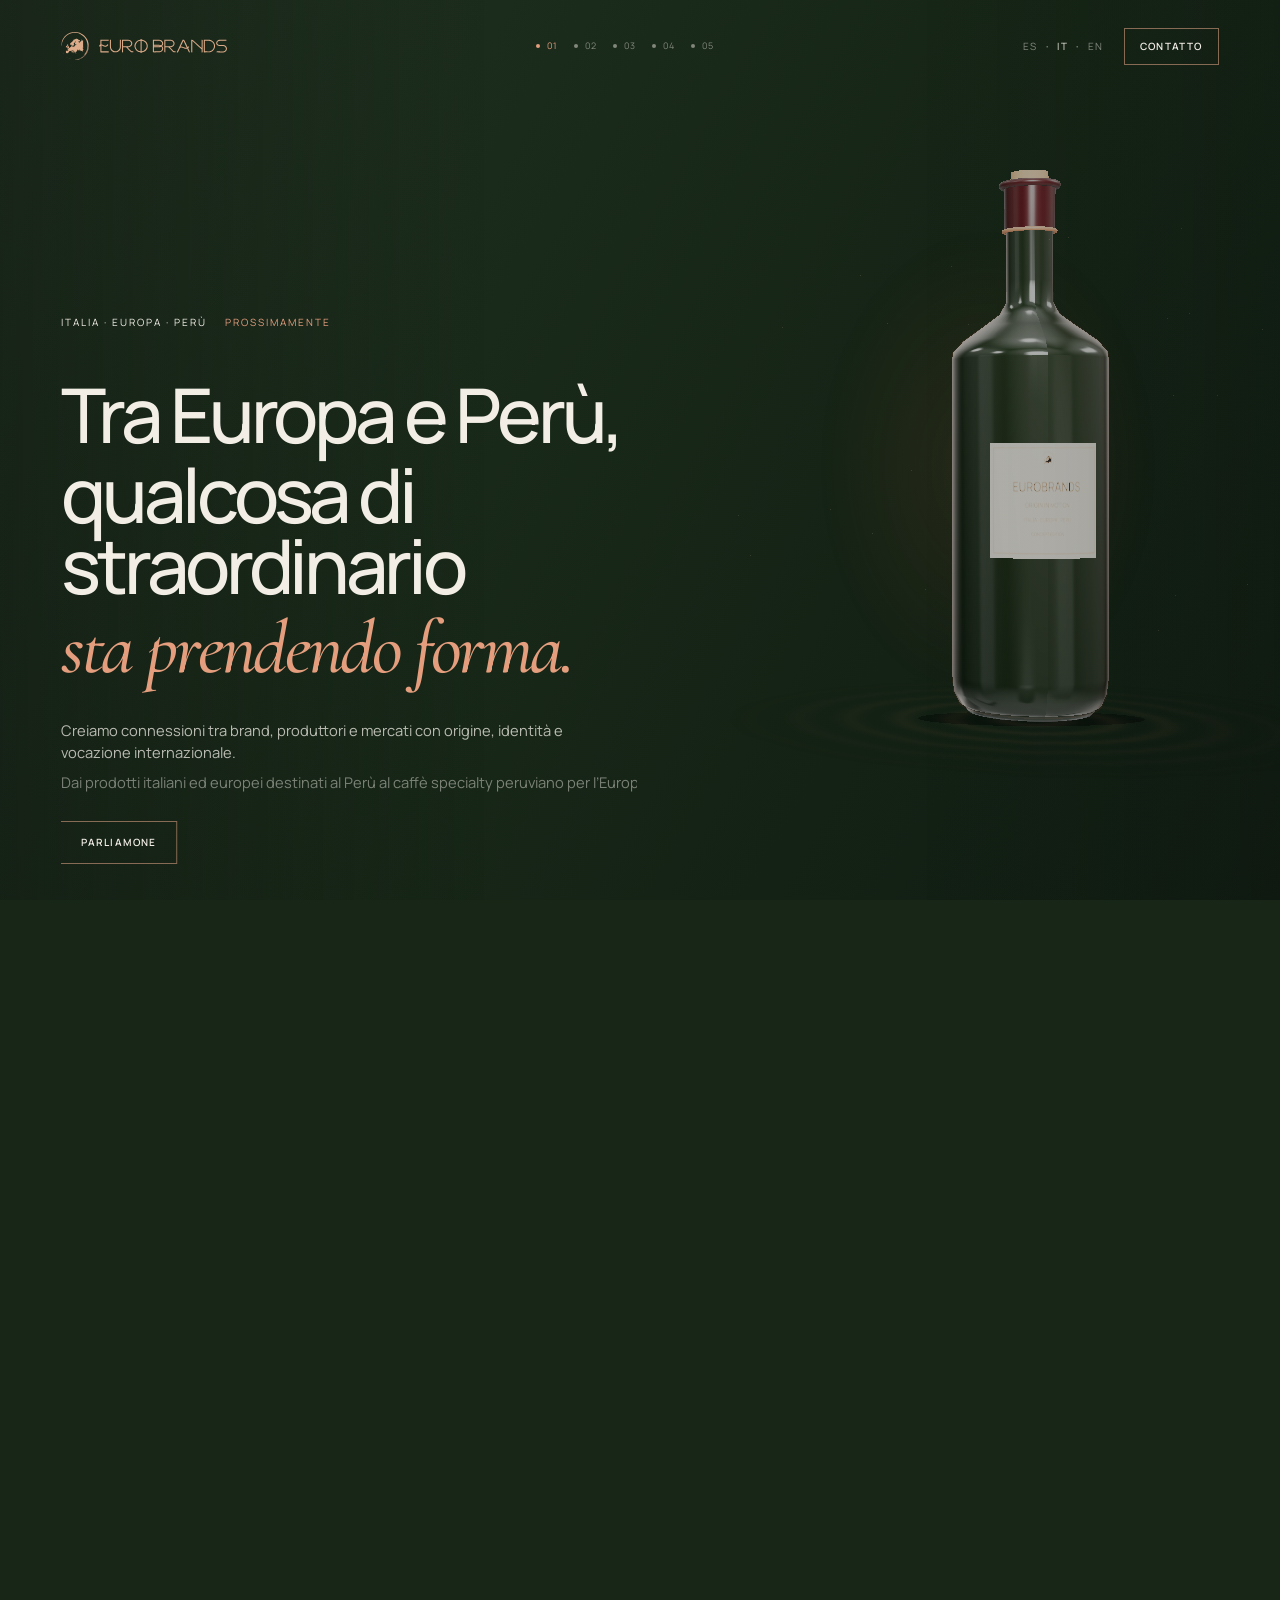
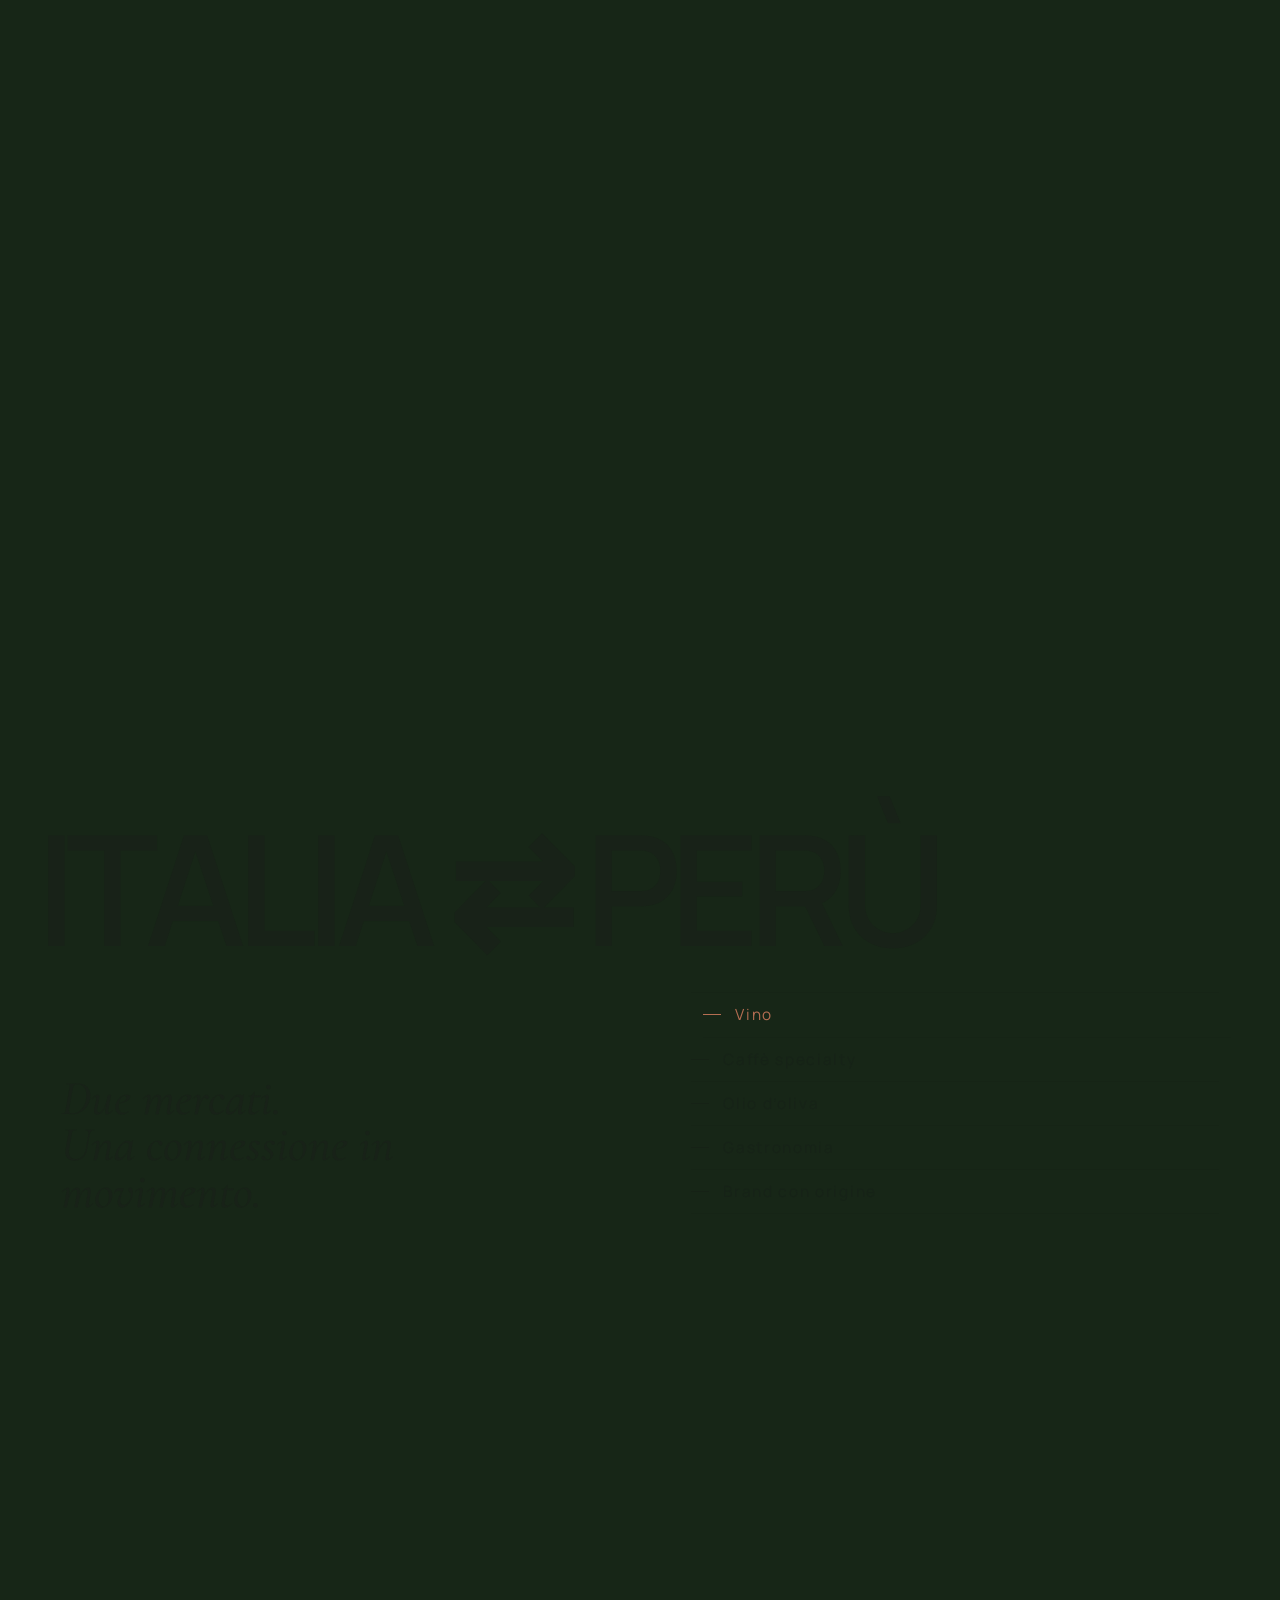
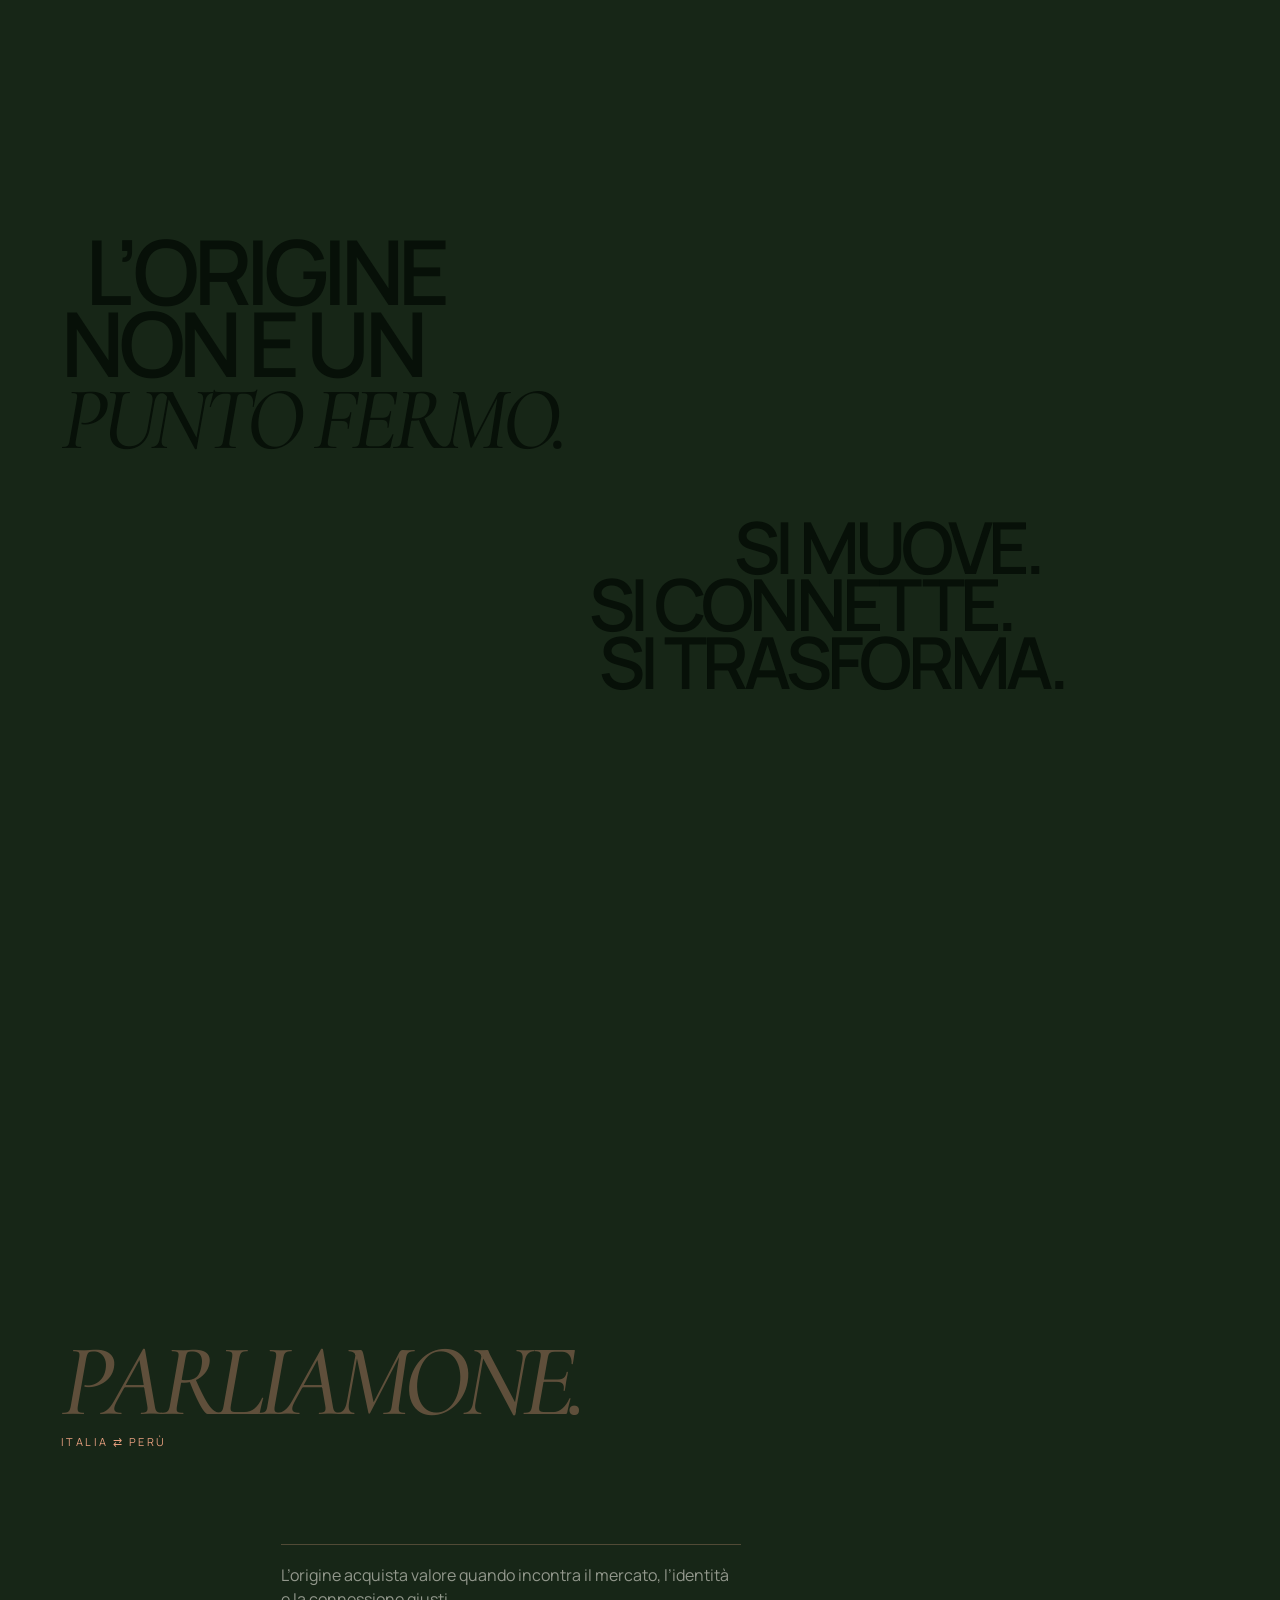
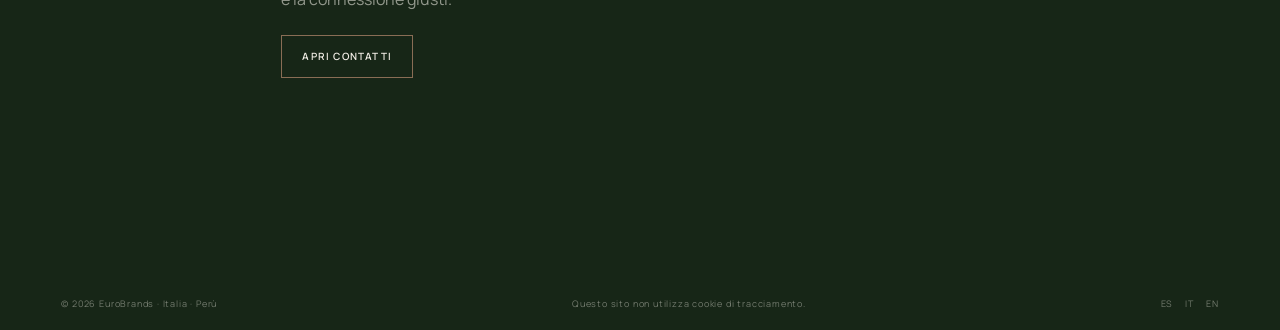
<file: it/index.html>
<!doctype html><html lang="it" class="no-js"><head><script>document.documentElement.classList.replace('no-js','js')</script>
<meta charset="utf-8"><meta name="viewport" content="width=device-width,initial-scale=1,viewport-fit=cover"><title>EuroBrands | Connessioni tra Europa e Perù</title><meta name="description" content="EuroBrands crea connessioni tra brand, produttori e mercati in Italia, Europa e Perù."><meta name="robots" content="index,follow,max-image-preview:large"><meta name="theme-color" content="#172619">
<link rel="canonical" href="https://eurobrands.it/it/"><link rel="alternate" hreflang="es" href="https://eurobrands.it/es/"><link rel="alternate" hreflang="it" href="https://eurobrands.it/it/"><link rel="alternate" hreflang="en" href="https://eurobrands.it/en/"><link rel="alternate" hreflang="x-default" href="https://eurobrands.it/">
<meta property="og:type" content="website"><meta property="og:site_name" content="EuroBrands"><meta property="og:locale" content="it_IT"><meta property="og:title" content="EuroBrands | Connessioni tra Europa e Perù"><meta property="og:description" content="Connessioni tra brand, produttori e mercati con origine e identità."><meta property="og:url" content="https://eurobrands.it/it/"><meta property="og:image" content="https://eurobrands.it/assets/images/og-eurobrands.png"><meta property="og:image:width" content="1200"><meta property="og:image:height" content="630"><meta name="twitter:card" content="summary_large_image"><meta name="twitter:title" content="EuroBrands | Connessioni tra Europa e Perù"><meta name="twitter:description" content="Connessioni tra brand, produttori e mercati con origine e identità."><meta name="twitter:image" content="https://eurobrands.it/assets/images/og-eurobrands.png">
<link rel="icon" href="/favicon.svg" type="image/svg+xml"><link rel="icon" href="/favicon-32x32.png" sizes="32x32"><link rel="apple-touch-icon" href="/apple-touch-icon.png"><link rel="manifest" href="/site.webmanifest"><link rel="preload" href="/assets/fonts/manrope-400.woff2" as="font" type="font/woff2" crossorigin><link rel="preload" href="/assets/fonts/cormorant-500-italic.woff2" as="font" type="font/woff2" crossorigin>
<link rel="stylesheet" href="/assets/css/main.css?v=20260717-hero-descenders-1"><script src="/assets/vendor/gsap/gsap.min.js?v=20260717-chamber-logo-1" defer></script><script src="/assets/vendor/gsap/ScrollTrigger.min.js?v=20260717-chamber-logo-1" defer></script><script type="module" src="/assets/js/main.js?v=20260717-chamber-logo-1"></script>
<script type="application/ld+json">{"@context":"https://schema.org","@type":"Organization","name":"EuroBrands","url":"https://eurobrands.it/","logo":"https://eurobrands.it/assets/logos/eurobrands-symbol-copper.svg","areaServed":["Italy","Peru","Europe"],"knowsLanguage":["Spanish","Italian","English"],"memberOf":{"@type":"Organization","name":"Camera di Commercio Italiana del Perù","url":"https://www.cciperu.it/"}}</script></head>
<body data-theme="olive" data-active-scene="hero"><a class="skip-link" href="#contenuto">Vai al contenuto</a><div class="site-shell">
<header class="site-header"><a class="brand" href="/it/" aria-label="EuroBrands, home"><img class="brand-symbol" src="/assets/logos/eurobrands-symbol-copper.svg" alt=""><img class="brand-wordmark" src="/assets/logos/eurobrands-wordmark-copper.svg" alt="EuroBrands"></a><nav class="story-progress" aria-label="Capitoli"><a class="progress-link" href="#origine" data-progress-link="hero"><span>01</span><span class="progress-label">Origine</span></a><a class="progress-link" href="#identita" data-progress-link="origin"><span>02</span><span class="progress-label">Identità</span></a><a class="progress-link" href="#connessione" data-progress-link="bridge"><span>03</span><span class="progress-label">Connessione</span></a><a class="progress-link" href="#movimento" data-progress-link="motion"><span>04</span><span class="progress-label">Movimento</span></a><a class="progress-link" href="#contatto" data-progress-link="contact"><span>05</span><span class="progress-label">Contatto</span></a></nav><div class="header-actions"><nav class="languages" aria-label="Lingua"><a href="/es/" data-language="es" lang="es">ES</a><span aria-hidden="true">·</span><a href="/it/" data-language="it" lang="it" aria-current="page">IT</a><span aria-hidden="true">·</span><a href="/en/" data-language="en" lang="en">EN</a></nav><button class="contact-trigger" type="button" data-open-contact aria-expanded="false" aria-controls="contact-panel">Contatto</button></div></header>
<main id="contenuto" class="story"><div class="story-stage" aria-hidden="true"><div class="theme-layer theme-paper"></div><div class="theme-layer theme-copper"></div><div class="label-portal"></div><svg class="route-geometry" viewBox="0 0 1000 600" preserveAspectRatio="none"><path class="route-line" d="M80 360 C280 360 710 360 920 360"/><path class="route-arc" d="M500 360 C390 350 350 240 405 155 C465 62 620 86 643 205 C661 304 552 347 500 360"/></svg><div class="visual"><img class="visual-fallback" src="/assets/images/vessel-poster.png" alt="Bottiglia EuroBrands su fondo oliva"><span class="origin-line"></span><span class="scene-loader" aria-hidden="true"></span><canvas id="scene" aria-hidden="true"></canvas></div></div>
<div class="story-scenes">
<section class="story-scene scene-hero" id="origine" data-scene="hero" aria-labelledby="hero-title"><div class="scene-content hero-copy"><div class="topline"><span>Italia · Europa · Perù</span><span class="status">Prossimamente</span></div><h1 class="title" id="hero-title"><span class="title-line"><span data-reveal>Tra Europa e Perù,</span></span><span class="title-line"><span data-reveal>qualcosa di straordinario</span></span><span class="title-line"><span data-reveal><em>sta prendendo forma.</em></span></span></h1><p class="intro">Creiamo connessioni tra brand, produttori e mercati con origine, identità e vocazione internazionale.<span class="intro-secondary">Dai prodotti italiani ed europei destinati al Perù al caffè specialty peruviano per l’Europa.</span></p><div class="hero-actions"><button class="primary-cta" type="button" data-open-contact aria-expanded="false" aria-controls="contact-panel">Parliamone</button></div><a class="scroll-cue" href="#identita">Esplora</a></div></section>
<section class="story-scene scene-origin" id="identita" data-scene="origin" aria-labelledby="origin-title"><div class="scene-content origin-layout"><h2 class="origin-words" id="origin-title"><span class="origin-word">ORIGINE</span><span class="origin-word">IDENTITÀ</span><span class="origin-word">CONNESSIONE</span></h2><div class="origin-note"><img class="editorial-seal" src="/assets/logos/eurobrands-symbol-black.svg" alt=""><p>Brand, produttori e mercati uniti da una stessa idea: l’origine crea valore quando diventa fiducia.</p></div></div></section>
<section class="story-scene scene-bridge" id="connessione" data-scene="bridge" aria-labelledby="bridge-title"><div class="scene-content bridge-layout"><h2 class="bridge-title" id="bridge-title">ITALIA ⇄ PERÙ</h2><p class="bridge-subtitle">Due mercati.<br>Una connessione in movimento.</p><ul class="territory-list" aria-label="Territori"><li class="territory">Vino</li><li class="territory">Caffè specialty</li><li class="territory">Olio d’oliva</li><li class="territory">Gastronomia</li><li class="territory">Brand con origine</li></ul></div></section>
<section class="story-scene scene-motion" id="movimento" data-scene="motion" aria-labelledby="motion-title"><div class="scene-content motion-layout"><h2 class="motion-intro" id="motion-title"><span>L’ORIGINE</span><span>NON È UN <em>PUNTO FERMO.</em></span></h2><p class="motion-steps"><span>SI MUOVE.</span><span>SI CONNETTE.</span><span>SI TRASFORMA.</span></p></div></section>
<section class="story-scene scene-contact" id="contatto" data-scene="contact" aria-labelledby="contact-scene-title"><div class="scene-content contact-layout"><div><h2 class="contact-title" id="contact-scene-title"><em>PARLIAMONE.</em></h2><p class="contact-route">Italia ⇄ Perù</p></div><div class="contact-action"><p>L’origine acquista valore quando incontra il mercato, l’identità e la connessione giusti.</p><button class="final-cta" type="button" data-open-contact aria-expanded="false" aria-controls="contact-panel">Apri contatti</button></div></div><footer class="site-footer"><span>© 2026 EuroBrands · Italia · Perù</span><span class="footer-privacy">Questo sito non utilizza cookie di tracciamento.</span><nav class="footer-languages" aria-label="Lingue"><a href="/es/" data-language="es">ES</a><a href="/it/" data-language="it">IT</a><a href="/en/" data-language="en">EN</a></nav></footer></section>
</div></main><button class="scene-control motion-control" type="button" data-motion-toggle data-enable-label="Attiva interazione 3D" data-reduce-label="Riduci interazione 3D" aria-pressed="false">Attiva interazione 3D</button><button class="scene-control retry-control" type="button" data-webgl-retry>Riprova esperienza 3D</button></div>
<div class="drawer-backdrop" aria-hidden="true"></div><aside class="drawer" id="contact-panel" role="dialog" aria-modal="true" aria-labelledby="contact-title" aria-hidden="true"><div class="drawer-inner"><div class="drawer-head"><div><p class="drawer-kicker">Italia · Perù</p><h2 id="contact-title">Parliamone.</h2></div><button class="drawer-close" type="button" data-close-contact aria-label="Chiudi pannello">×</button></div><div class="contacts"><section class="contact-card"><h3 class="contact-country">Italia</h3><div class="contact-links"><a href="mailto:saulo.tassara@eurobrands.it">Email Italia</a><a href="https://wa.me/393271304268?text=Buongiorno%20EuroBrands%2C%20vorrei%20parlare%20di%20una%20possibile%20collaborazione." target="_blank" rel="noopener noreferrer">WhatsApp Italia</a></div></section><section class="contact-card"><h3 class="contact-country">Perù</h3><div class="contact-links"><a href="mailto:camelia.tassara@eurobrands.it">Email Perù</a><a href="https://wa.me/51957842585?text=Buongiorno%20EuroBrands%2C%20vorrei%20parlare%20di%20una%20possibile%20collaborazione." target="_blank" rel="noopener noreferrer">WhatsApp Perù</a></div></section></div><div class="membership"><a href="https://www.cciperu.it/it/espanol-tienda/" target="_blank" rel="noopener noreferrer"><img src="/assets/brand/camera-comercio-italiana-peru.webp" width="2854" height="449" alt="Camera di Commercio Italiana del Perù" class="membership-logo" loading="lazy" decoding="async"><span class="membership-text">Membro della Camera di Commercio Italiana del Perù</span></a></div><p class="drawer-note">Questo sito non utilizza cookie di tracciamento.</p></div></aside><noscript><p class="noscript-note">L’esperienza tridimensionale richiede JavaScript; contenuti e contatti restano disponibili.</p></noscript></body></html>
</file>
<file: assets/css/main.css>
@font-face{font-family:Manrope;src:url('../fonts/manrope-400.woff2') format('woff2');font-weight:400;font-display:swap}
@font-face{font-family:Manrope;src:url('../fonts/manrope-500.woff2') format('woff2');font-weight:500;font-display:swap}
@font-face{font-family:Manrope;src:url('../fonts/manrope-600.woff2') format('woff2');font-weight:600;font-display:swap}
@font-face{font-family:Cormorant;src:url('../fonts/cormorant-500-italic.woff2') format('woff2');font-weight:500;font-style:italic;font-display:swap}
:root{color-scheme:dark;--olive-hero:#172619;--olive-mid:#203222;--olive-deep:#0b110c;--paper:#ece7dc;--ivory:#f3f0e8;--copper:#e8a889;--copper-deep:#b9785e;--copper-display:#e8a889;--ink:#172018;--muted:#a6a298;--olive:var(--olive-hero);--olive-2:var(--olive-mid);--deep:var(--olive-deep);--warm-gray:var(--muted);--header-h:88px;--page-x:clamp(22px,4.8vw,76px);--pointer-x:68%;--pointer-y:46%;--pointer-opacity:0;--portal-progress:0;--portal-cover-scale:8;--portal-scale:.08;--portal-overlay-opacity:0;--paper-progress:0;--origin-reveal:0;--origin-clip:12%;--route-progress:0;--copper-progress:0;--story-progress:0}
@supports(color:oklch(50% .1 100)){:root{--olive-hero:oklch(25% .035 145);--olive-mid:oklch(30% .038 145);--olive-deep:oklch(16% .022 145);--paper:oklch(92.5% .018 85);--ivory:oklch(95% .012 85);--copper:oklch(76% .095 45);--copper-deep:oklch(61% .1 42);--ink:oklch(24% .025 145);--muted:oklch(69% .015 90)}}
@media(color-gamut:p3){@supports(color:color(display-p3 1 0.5 0.3)){:root{--copper-display:color(display-p3 .91 .62 .48)}}}
*{box-sizing:border-box}
html{scroll-behavior:smooth;background:var(--olive)}
html,body,.site-shell,.story{width:100%;max-width:100%;overflow-x:clip}
body{margin:0;background:var(--olive);color:var(--ivory);font-family:Manrope,Arial,sans-serif;font-size:16px;line-height:1.5;overscroll-behavior-x:none}
button,a{font:inherit}
a{color:inherit;text-decoration:none}
button{color:inherit}
img,svg,canvas{display:block;max-width:100%}
button:focus-visible,a:focus-visible{outline:2px solid var(--copper);outline-offset:4px}
.skip-link{position:fixed;z-index:1000;top:12px;left:12px;padding:10px 14px;background:var(--ivory);color:var(--ink);transform:translateY(-160%);transition:transform .2s}
.skip-link:focus{transform:none}
.site-shell{position:relative;isolation:isolate;background:var(--olive)}
.site-shell::before{content:"";position:fixed;z-index:1;inset:0;pointer-events:none;background:radial-gradient(circle at var(--pointer-x) var(--pointer-y),rgba(232,168,137,calc(var(--pointer-opacity)*.22)) 0,rgba(232,168,137,calc(var(--pointer-opacity)*.08)) 17%,transparent 43%);transition:opacity .5s}
@supports(color:color-mix(in oklch,white,black)){.site-shell::before{background:radial-gradient(circle at var(--pointer-x) var(--pointer-y),color-mix(in oklch,var(--copper-display) calc(var(--pointer-opacity)*22%),transparent) 0,color-mix(in oklch,var(--copper-display) calc(var(--pointer-opacity)*8%),transparent) 17%,transparent 43%)}.site-header::after{background:color-mix(in oklch,currentColor 68%,var(--copper) 32%)}.progress-link[aria-current="step"]{color:color-mix(in oklch,var(--copper) 88%,var(--ivory) 12%)}}
body[data-theme="paper"] .site-shell::before,body[data-theme="copper"] .site-shell::before{opacity:0}
.site-header{position:fixed;z-index:70;top:0;left:0;right:0;height:var(--header-h);display:grid;grid-template-columns:auto 1fr auto;align-items:center;gap:clamp(18px,3vw,48px);padding:max(18px,env(safe-area-inset-top)) max(var(--page-x),env(safe-area-inset-right)) 14px max(var(--page-x),env(safe-area-inset-left));mix-blend-mode:normal;color:var(--ivory);transition:color .35s,background .35s;view-transition-name:eurobrands-header}
body[data-theme="paper"] .site-header,body[data-theme="copper"] .site-header{color:var(--ink)}
.site-header::after{content:"";position:absolute;left:var(--page-x);right:var(--page-x);bottom:0;height:1px;background:currentColor;opacity:.14;transform:scaleX(var(--story-progress));transform-origin:left}
.brand{display:flex;align-items:center;gap:10px;min-width:0;overflow:hidden;view-transition-name:eurobrands-brand}
.brand-symbol{width:28px;height:28px}.brand-wordmark{width:128px;height:auto}
body[data-theme="paper"] .brand img,body[data-theme="copper"] .brand img{filter:brightness(.28) saturate(.75)}
.story-progress{justify-self:center;display:flex;align-items:center;gap:clamp(10px,1.5vw,24px);font-size:9px;letter-spacing:.16em;text-transform:uppercase}
.progress-link{display:flex;gap:7px;align-items:center;opacity:.48;white-space:nowrap;transition:opacity .25s,color .25s}
.progress-link::before{content:"";width:4px;height:4px;border-radius:50%;background:currentColor}
.progress-link[aria-current="step"]{color:var(--copper);opacity:1}
body[data-theme="copper"] .progress-link[aria-current="step"]{color:var(--ink)}
.header-actions{display:flex;align-items:center;gap:20px}.languages{display:flex;gap:8px;align-items:center;font-size:10px;letter-spacing:.15em}.languages a{opacity:.5}.languages a[aria-current="page"]{opacity:1}
.contact-trigger,.primary-cta,.final-cta,.scene-control{border:1px solid rgba(232,168,137,.55);background:transparent;text-transform:uppercase;letter-spacing:.12em;font-size:10px;font-weight:600;cursor:pointer;transition:background .25s,color .25s,border-color .25s}
.contact-trigger{padding:10px 15px}.contact-trigger:hover,.contact-trigger:focus-visible,.primary-cta:hover,.final-cta:hover{background:var(--copper);color:var(--deep);border-color:var(--copper)}
body[data-theme="paper"] .contact-trigger,body[data-theme="copper"] .contact-trigger{border-color:rgba(23,32,24,.42)}
.story{position:relative;z-index:2;min-height:550svh}
.story-stage{position:sticky;z-index:2;top:0;width:100%;height:100svh;min-height:100svh;margin-bottom:-100svh;overflow:clip;background:linear-gradient(120deg,var(--olive-2),var(--olive) 52%,#101b12)}
.theme-layer{position:absolute;z-index:2;inset:0;pointer-events:none}.theme-paper{background:var(--paper);opacity:var(--paper-progress)}.theme-copper{background:var(--copper);clip-path:circle(calc(var(--copper-progress)*82vmax) at 50% 50%)}
.visual{position:absolute;z-index:4;inset:0;overflow:hidden}.visual::after{content:"";position:absolute;inset:0;background:linear-gradient(90deg,rgba(11,17,12,.38),transparent 38%,transparent 72%,rgba(11,17,12,.12));pointer-events:none}
#scene,.visual-fallback{position:absolute;inset:0;width:100%;height:100%;object-fit:contain;touch-action:pan-y;pointer-events:none}
#scene{--narrative-opacity:1;opacity:0}.visual-fallback{opacity:0;visibility:hidden;filter:saturate(.9) contrast(1.08)}
.webgl-ready #scene{opacity:var(--narrative-opacity);pointer-events:auto}.webgl-failed .visual-fallback,.no-js .visual-fallback{opacity:.9;visibility:visible}.webgl-failed #scene{opacity:0}
.scene-loader{position:absolute;z-index:7;left:calc(68% - 34px);top:50%;width:68px;height:1px;background:rgba(232,168,137,.18);overflow:hidden;opacity:0;transition:opacity .25s}.scene-loader::after{content:"";position:absolute;inset:0;background:var(--copper);transform:translateX(-100%);animation:loader-line 1s ease-in-out infinite}.webgl-loading .scene-loader{opacity:1}@keyframes loader-line{50%,100%{transform:translateX(100%)}}
.origin-line{position:absolute;z-index:6;top:21%;left:10%;width:clamp(110px,20vw,330px);height:1px;background:var(--copper);transform-origin:left;animation:origin-draw .85s cubic-bezier(.65,0,.35,1) both;pointer-events:none}.webgl-ready .origin-line{opacity:0;transform:translateX(45vw) scaleX(.2);transition:transform .6s,opacity .4s .2s}@keyframes origin-draw{from{transform:scaleX(0)}to{transform:scaleX(1)}}
.label-portal{position:absolute;z-index:5;left:50%;top:50%;width:clamp(210px,20vw,310px);aspect-ratio:4/3;background:var(--ivory);border:1px solid var(--copper-deep);transform:translate(-50%,-50%) scale(var(--portal-scale));opacity:var(--portal-overlay-opacity);transform-origin:center;pointer-events:none;box-shadow:0 0 70px rgba(232,168,137,.08)}
.route-geometry{position:absolute;z-index:3;inset:0;width:100%;height:100%;pointer-events:none;overflow:visible;color:var(--copper-deep)}
.site-shell[data-theme="deep"],body[data-theme="deep"] .story-stage{background:var(--deep)}body[data-theme="deep"] .story-stage{background:radial-gradient(circle at 70% 45%,#203222,var(--deep) 56%)}
.route-line,.route-arc{fill:none;stroke:currentColor;stroke-width:1.2;vector-effect:non-scaling-stroke}.route-line{stroke-dasharray:1000;stroke-dashoffset:calc(1000 - var(--route-progress)*1000);opacity:clamp(0,calc((var(--route-progress) - .04)*6),.75)}.route-arc{stroke-dasharray:700;stroke-dashoffset:calc(700 - var(--route-progress)*700);opacity:clamp(0,calc((var(--route-progress) - .55)*4),.9)}
.story-scenes{position:relative;z-index:10}
.story-scene{position:relative;min-height:110svh;padding:calc(var(--header-h) + 5vh) var(--page-x) max(52px,env(safe-area-inset-bottom));display:flex;align-items:center;overflow:clip;pointer-events:none}
.story-scene button,.story-scene a{pointer-events:auto}.scene-hero{min-height:120svh}.scene-origin{min-height:110svh;color:var(--ink)}.scene-bridge{min-height:115svh;color:var(--ink)}.scene-motion{min-height:115svh;color:var(--deep)}.scene-contact{min-height:110svh}
.scene-content{width:100%;position:relative}.hero-copy{width:min(52rem,58%);padding-top:2vh}.topline{display:flex;gap:18px;align-items:center;margin-bottom:clamp(26px,5vh,58px);font-size:10px;letter-spacing:.2em;text-transform:uppercase}.status{color:var(--copper)}
.title{margin:0;font-size:clamp(42px,5.9vw,102px);font-weight:500;line-height:.94;letter-spacing:-.055em}.title-line{position:relative;top:-.17em;display:block;overflow:hidden;padding:.22em .05em .20em;margin:-.01em -.05em -.34em}.title-line>span{display:block}.title em{font-family:Cormorant,serif;font-weight:500;color:var(--copper);letter-spacing:-.035em}
.intro{max-width:600px;margin:clamp(25px,4.2vh,48px) 0 0;font-size:clamp(14px,1.15vw,18px);color:rgba(243,240,232,.74)}.intro-secondary{display:block;margin-top:8px;color:rgba(243,240,232,.46)}
.hero-actions{margin-top:28px}.primary-cta,.final-cta{padding:13px 20px}
.scroll-cue{position:absolute;left:0;bottom:-10vh;display:flex;align-items:center;gap:12px;font-size:9px;letter-spacing:.16em;text-transform:uppercase;color:rgba(243,240,232,.46)}.scroll-cue::before{content:"";width:42px;height:1px;background:var(--copper)}
.origin-layout{display:grid;grid-template-columns:minmax(0,1fr) minmax(260px,min(32vw,440px));gap:clamp(40px,7vw,120px);align-items:end;width:100%;max-width:100%;min-width:0;opacity:var(--origin-reveal);visibility:hidden;clip-path:inset(0 var(--origin-clip) 0 0)}.origin-content-ready .origin-layout{visibility:visible}.origin-layout>*,.origin-words,.origin-note{min-width:0;max-width:100%}.origin-words{display:flex;flex-direction:column;margin-left:0;container:origin-words/inline-size}.origin-word{display:block;max-width:100%;font-size:clamp(56px,12vw,230px);line-height:.72;letter-spacing:-.075em;font-weight:600;white-space:nowrap}.origin-word:nth-child(2){font-family:Cormorant,serif;font-style:italic;font-weight:500;color:var(--copper-deep);margin-left:clamp(12px,3cqi,46px)}.origin-word:nth-child(3){margin-left:clamp(0px,1cqi,18px)}.origin-note{font-size:clamp(16px,1.45vw,24px);line-height:1.45;border-top:1px solid rgba(23,32,24,.35);padding-top:22px;margin-bottom:3vh}.editorial-seal{width:56px;margin-bottom:22px;filter:brightness(.4)}
.bridge-layout{width:100%;display:grid;grid-template-columns:1fr 1fr;grid-template-areas:"title title" "sub territories";gap:5vh 8vw}.bridge-title{grid-area:title;margin:0;font-size:clamp(64px,12vw,200px);line-height:.78;letter-spacing:-.07em;white-space:nowrap}.bridge-subtitle{grid-area:sub;align-self:end;font-family:Cormorant,serif;font-size:clamp(28px,3.8vw,64px);font-style:italic;line-height:.95}.territory-list{grid-area:territories;list-style:none;margin:0;padding:0;border-top:1px solid rgba(23,32,24,.28)}.territory{display:flex;align-items:center;gap:14px;padding:10px 0;border-bottom:1px solid rgba(23,32,24,.16);font-size:clamp(12px,1.2vw,18px);letter-spacing:.11em;color:rgba(23,32,24,.45);transition:color .2s,transform .2s}.territory::before{content:"";width:18px;height:1px;background:currentColor}.territory.is-active{color:var(--copper-deep);transform:translateX(12px)}
.motion-layout{width:100%;display:flex;flex-direction:column;justify-content:center}.motion-intro,.motion-steps{margin:0;text-transform:uppercase;font-weight:600;letter-spacing:-.065em}.motion-intro{max-width:68%;font-size:clamp(54px,7vw,118px);line-height:.8}.motion-intro span,.motion-steps span{display:block;overflow:hidden}.motion-intro em{font-family:Cormorant,serif;font-weight:500;font-style:italic}.motion-steps{max-width:58%;margin:7vh 12vw 0 0;font-size:clamp(42px,5.6vw,94px);line-height:.8;align-self:flex-end;text-align:right}.motion-steps span:nth-child(2){transform:translateX(-4vw)}
.contact-layout{display:block;width:68%}.contact-title{margin:0;font-size:clamp(70px,8vw,132px);line-height:.78;letter-spacing:-.075em;white-space:nowrap}.contact-title em{font-family:Cormorant,serif;font-weight:500;color:var(--copper)}.contact-route{margin:4vh 0 0;font-size:11px;letter-spacing:.22em;text-transform:uppercase;color:var(--copper)}.contact-action{width:min(460px,70%);margin:6vh 0 0 28%;border-top:1px solid rgba(232,168,137,.28);padding-top:18px}.contact-action p{max-width:28rem;color:rgba(243,240,232,.56);margin:0 0 24px}
.scene-control{position:fixed;z-index:68;right:max(20px,env(safe-area-inset-right));bottom:max(22px,env(safe-area-inset-bottom));max-width:min(70vw,260px);padding:9px 12px;display:none;line-height:1.25;text-align:center;color:var(--ivory);background:rgba(11,17,12,.88);border-color:rgba(232,168,137,.58);box-shadow:0 8px 30px rgba(0,0,0,.16);backdrop-filter:blur(10px);-webkit-backdrop-filter:blur(10px)}.webgl-failed .retry-control{display:inline-flex}
.site-footer{position:absolute;z-index:12;left:var(--page-x);right:var(--page-x);bottom:max(20px,env(safe-area-inset-bottom));display:flex;justify-content:space-between;gap:20px;font-size:9px;letter-spacing:.09em;color:rgba(243,240,232,.42)}.footer-languages{display:flex;gap:12px}
.drawer-backdrop{position:fixed;z-index:90;inset:0;background:rgba(3,6,4,.7);opacity:0;visibility:hidden;transition:opacity .35s,visibility .35s}.drawer{position:fixed;z-index:91;top:0;right:0;width:min(560px,100%);max-width:100%;height:100dvh;background:var(--paper);color:var(--ink);transform:translateX(100%);visibility:hidden;transition:transform .45s cubic-bezier(.7,0,.2,1),visibility .45s;overflow-x:hidden;overflow-y:auto;overscroll-behavior-x:none;overscroll-behavior-y:contain;touch-action:pan-y;-webkit-overflow-scrolling:touch}.drawer-open .drawer-backdrop{opacity:1;visibility:visible}.drawer-open .drawer{transform:none;visibility:visible}.drawer-inner{min-height:100%;padding:max(32px,env(safe-area-inset-top)) max(28px,env(safe-area-inset-right)) max(28px,env(safe-area-inset-bottom)) max(28px,env(safe-area-inset-left));display:flex;flex-direction:column;box-sizing:border-box;overflow-x:hidden}.drawer-inner,.drawer-head,.drawer-head>div,.contacts,.contact-card,.contact-links,.membership,.membership a{width:100%;max-width:100%;min-width:0}.drawer-head{display:flex;justify-content:space-between;align-items:flex-start;gap:20px}.drawer-kicker{margin:0 0 8px;text-transform:uppercase;letter-spacing:.18em;font-size:10px;color:var(--copper-deep)}.drawer h2{margin:0;max-width:100%;font-size:clamp(50px,7vw,78px);line-height:.9;letter-spacing:-.055em}.drawer-close{border:1px solid rgba(23,32,24,.35);width:42px;height:42px;min-width:42px;min-height:42px;background:transparent;color:var(--ink);font-size:24px;cursor:pointer}.contacts{display:grid;grid-template-columns:minmax(0,1fr) minmax(0,1fr);gap:14px;margin:clamp(48px,9vh,92px) 0 32px}.contact-card{border-top:1px solid rgba(23,32,24,.28);padding-top:16px}.contact-country{margin:0 0 18px;font-size:11px;letter-spacing:.16em;text-transform:uppercase}.contact-links{display:flex;flex-direction:column;gap:10px}.contact-links a{min-width:0;max-width:100%;font-size:14px;text-decoration:underline;text-underline-offset:4px;overflow-wrap:break-word}.membership{margin-top:auto;border-top:1px solid rgba(23,32,24,.2);padding-top:22px}.membership a{display:grid;grid-template-columns:minmax(112px,auto) minmax(0,1fr);align-items:center;gap:clamp(14px,2vw,24px);font-size:12px}.membership-logo{display:block;width:clamp(112px,32vw,138px);max-width:100%;height:auto;justify-self:start;flex:0 0 auto;object-fit:contain}.membership-text{min-width:0;max-width:100%;line-height:1.35;overflow-wrap:break-word}.drawer-note{font-size:10px;margin:26px 0 0;color:rgba(23,32,24,.56)}.noscript-note{position:fixed;z-index:120;left:16px;bottom:16px;max-width:360px;background:var(--paper);color:var(--ink);padding:12px}
@media(max-width:1300px){.story-progress .progress-label{display:none}.story-progress{gap:15px}}
@media(max-width:1100px){.hero-copy{width:65%}.origin-layout{grid-template-columns:minmax(0,1fr);gap:clamp(34px,6vh,68px)}.origin-note{width:min(520px,70%);max-width:100%;justify-self:end}.brand-wordmark{width:112px}}
@media(max-width:760px){:root{--header-h:74px;--page-x:clamp(18px,5.5vw,28px)}.site-header{grid-template-columns:auto 1fr auto;gap:12px}.brand-wordmark{display:none}.brand-symbol{width:26px}.story-progress{justify-self:center}.progress-link{display:none}.progress-link[aria-current="step"]{display:flex}.progress-label{display:none!important}.header-actions{gap:10px}.languages{gap:5px;font-size:9px}.contact-trigger{padding:8px 10px;font-size:9px}.story{min-height:500svh}.story-stage{background:linear-gradient(160deg,var(--olive-2),var(--olive) 56%,#101b12)}.visual{inset:7vh -6vw 0}.visual::after{background:linear-gradient(180deg,rgba(11,17,12,.18),transparent 30%,transparent 68%,rgba(11,17,12,.38))}.story-scene{min-height:100svh;padding-top:calc(var(--header-h) + 4vh);align-items:flex-start}.scene-hero{min-height:112svh}.scene-origin,.scene-bridge,.scene-motion,.scene-contact{min-height:100svh}.hero-copy{width:100%;padding-top:3vh}.topline{margin-bottom:26px}.title{font-size:clamp(42px,13.2vw,64px);max-width:95%}.intro{font-size:13px;margin-top:24px;max-width:82%}.intro-secondary{display:none}.hero-actions{margin-top:20px}.scroll-cue{bottom:-12vh}.label-portal{width:48vw}.origin-layout{display:block;padding-top:8vh}.origin-word{font-size:clamp(58px,20vw,92px);line-height:.82}.origin-word:nth-child(2){margin-left:4vw}.origin-note{width:78%;margin:8vh 0 0 auto;font-size:15px}.editorial-seal{width:44px}.bridge-layout{display:flex;flex-direction:column;gap:6vh;padding-top:7vh}.bridge-title{font-size:clamp(54px,16vw,82px);white-space:normal}.bridge-subtitle{font-size:34px;align-self:flex-start}.territory-list{width:86%;margin-left:auto}.territory{font-size:11px}.motion-layout{padding-top:11vh}.motion-intro{max-width:100%;font-size:clamp(48px,15vw,72px);line-height:.84}.motion-steps{max-width:100%;font-size:clamp(42px,13vw,64px);line-height:.82;margin:9vh 0 0}.contact-layout{display:block;padding-top:12vh}.contact-title{font-size:clamp(64px,20vw,96px)}.contact-action{width:78%;margin:8vh 0 0 auto;padding-left:20px}.site-footer{flex-wrap:wrap;font-size:8px}.footer-privacy{display:none}.contacts{grid-template-columns:1fr}.drawer{width:100%}.route-geometry{transform:rotate(90deg) scale(1.3)}.scene-control{right:16px;bottom:max(16px,env(safe-area-inset-bottom));max-width:56vw}.origin-line{top:17%;left:10%}}
@media(prefers-reduced-motion:reduce){html{scroll-behavior:auto}.site-shell::before{display:none}.origin-line{animation:none;opacity:.55}.visual-fallback,#scene,.drawer,.drawer-backdrop,.skip-link{transition:none}.scene-loader{animation-duration:2.4s}.story{min-height:auto}.story-stage{position:absolute;top:0;height:100svh;min-height:100svh;margin:0}.story-scenes{background:transparent}.story-scene{min-height:100svh}.scene-origin,.scene-bridge{background:var(--paper)}.scene-motion{background:var(--copper)}.scene-contact{background:var(--deep)}.label-portal,.theme-layer,.route-geometry{display:none}.scene-content{transform:none!important;clip-path:none!important;opacity:1!important}.origin-word,.motion-intro span,.motion-steps span{transform:none!important}.territory{color:var(--ink)}.territory:first-child{color:var(--copper-deep)}.js .motion-control{display:inline-flex}}
@media(max-width:760px){.contact-layout{width:100%}.contact-title{font-size:clamp(45px,13.5vw,58px);white-space:normal}.contact-action{width:64%;margin-left:0;border-top:0;border-left:1px solid rgba(232,168,137,.28);padding:0 0 0 20px}}
@media(forced-colors:active){.contact-trigger,.primary-cta,.final-cta,.drawer-close{border:1px solid ButtonText}.primary-cta,.final-cta{background:ButtonFace;color:ButtonText}.theme-layer{display:none}}

/* Progressive enhancements: every rule below has a complete static fallback above. */
.title,.origin-word,.bridge-title,.motion-intro,.motion-steps,.contact-title,.drawer h2{text-wrap:balance}
.intro,.origin-note,.bridge-copy,.contact-action p,.drawer-note{text-wrap:pretty}
.drawer{container:contact-drawer/inline-size}.contact-layout{container:contact-layout/inline-size}
@container contact-drawer (max-width:460px){.contacts{grid-template-columns:minmax(0,1fr)}.drawer h2{font-size:clamp(40px,12cqi,52px)}}
@container contact-layout (max-width:720px){.contact-action{width:78%;margin-left:auto}}
@supports(animation-timeline:scroll()){
  @keyframes rail-detail{from{letter-spacing:.16em}to{letter-spacing:.22em}}
  .progress-label{animation:rail-detail linear both;animation-timeline:scroll(root block)}
}
@supports(view-transition-name:none){
  @view-transition{navigation:auto}
  ::view-transition-group(eurobrands-header),::view-transition-group(eurobrands-brand){animation-duration:.35s;animation-timing-function:cubic-bezier(.4,0,.2,1)}
}
@media(prefers-reduced-motion:reduce){.progress-label{animation:none!important}::view-transition-group(*),::view-transition-old(*),::view-transition-new(*){animation-duration:.01ms!important}}
body.drawer-open .drawer{transform:none;visibility:visible}
body.drawer-open .drawer-backdrop{opacity:1;visibility:visible}
html.drawer-open,body.drawer-open{overflow:hidden;overscroll-behavior:none}

body[data-story-mode="reduced-motion"] .motion-control{display:inline-flex}
body[data-story-mode="static-fallback"] .motion-control,.js .motion-control{display:none}
body[data-story-mode="reduced-motion"] .motion-control{display:inline-flex}
body[data-story-mode]:not([data-story-mode="full"]) .story{min-height:auto}
body[data-story-mode]:not([data-story-mode="full"]) .story-stage{position:absolute;top:0;height:100svh;min-height:100svh;margin:0}
body[data-story-mode]:not([data-story-mode="full"]) .story-scene{min-height:100svh}
body[data-story-mode]:not([data-story-mode="full"]) .scene-origin,body[data-story-mode]:not([data-story-mode="full"]) .scene-bridge{background:var(--paper)}
body[data-story-mode]:not([data-story-mode="full"]) .scene-motion{background:var(--copper)}
body[data-story-mode]:not([data-story-mode="full"]) .scene-contact{background:var(--deep)}
body[data-story-mode]:not([data-story-mode="full"]) .label-portal,body[data-story-mode]:not([data-story-mode="full"]) .theme-layer,body[data-story-mode]:not([data-story-mode="full"]) .route-geometry{display:none}
body[data-story-mode]:not([data-story-mode="full"]) .scene-content{transform:none!important;clip-path:none!important;opacity:1!important}
body[data-story-mode]:not([data-story-mode="full"]) .origin-layout{visibility:visible;opacity:1;clip-path:none}
body[data-story-mode]:not([data-story-mode="full"]) .origin-word,body[data-story-mode]:not([data-story-mode="full"]) .motion-intro span,body[data-story-mode]:not([data-story-mode="full"]) .motion-steps span{transform:none!important}
body[data-theme="paper"] .scene-control{color:var(--ink);background:rgba(236,231,220,.94);border-color:rgba(23,32,24,.46);box-shadow:0 8px 30px rgba(23,32,24,.12)}
body[data-theme="copper"] .scene-control{color:var(--paper);background:rgba(23,32,24,.92);border-color:rgba(23,32,24,.72)}
body[data-theme="deep"] .scene-control,body[data-theme="olive"] .scene-control{color:var(--ivory);background:rgba(11,17,12,.88)}
.scene-control:hover,.scene-control:focus-visible{color:var(--deep);background:var(--copper);border-color:var(--copper)}
.scene-control[aria-pressed="true"]{border-color:var(--copper)}
@media(max-width:760px){.origin-layout{display:grid;grid-template-columns:minmax(0,1fr);gap:clamp(28px,6vh,54px);padding-top:8vh}.origin-word{font-size:clamp(42px,20vw,94px)}.origin-word:nth-child(2){margin-left:clamp(8px,2cqi,16px)}.origin-word:nth-child(3){margin-left:clamp(0px,1cqi,8px)}.origin-note{width:min(100%,420px);margin:0 0 0 auto}.scene-control{right:max(14px,env(safe-area-inset-right));bottom:max(14px,env(safe-area-inset-bottom));max-width:min(70vw,260px);white-space:normal}}
@media(max-width:760px),(max-height:500px) and (pointer:coarse){.drawer{inset:0;width:auto;max-width:none;height:100dvh;min-height:100svh;transform:translate3d(100%,0,0);overflow-x:hidden;overflow-y:auto;overscroll-behavior-x:none;overscroll-behavior-y:contain;touch-action:pan-y;-webkit-overflow-scrolling:touch}.drawer-inner{width:100%;max-width:100%;min-width:0;padding:max(24px,env(safe-area-inset-top)) max(20px,env(safe-area-inset-right)) max(24px,env(safe-area-inset-bottom)) max(20px,env(safe-area-inset-left));overflow-x:hidden}.drawer-head{position:relative;display:block;width:100%;min-width:0;padding-top:56px}.drawer-head>div{width:100%;min-width:0}.drawer-close{position:fixed;z-index:2;top:max(24px,env(safe-area-inset-top));right:max(20px,env(safe-area-inset-right));width:44px;height:44px;min-width:44px;min-height:44px;display:grid;place-items:center}.drawer h2{width:100%;max-width:100%;margin:0;font-size:clamp(40px,12vw,52px);line-height:.92;letter-spacing:-.045em;white-space:normal;overflow-wrap:normal;word-break:normal}.contacts{grid-template-columns:minmax(0,1fr);width:100%}.contact-card,.contact-links,.contact-links a{min-width:0;max-width:100%}body.drawer-open .drawer{transform:none}}
@media(min-width:761px){.membership a{grid-template-columns:minmax(170px,220px) minmax(0,1fr)}.membership-logo{width:clamp(170px,12vw,220px)}}
@media(max-width:360px){.membership a{grid-template-columns:108px minmax(0,1fr)}.membership-logo{width:108px}}
</file>
